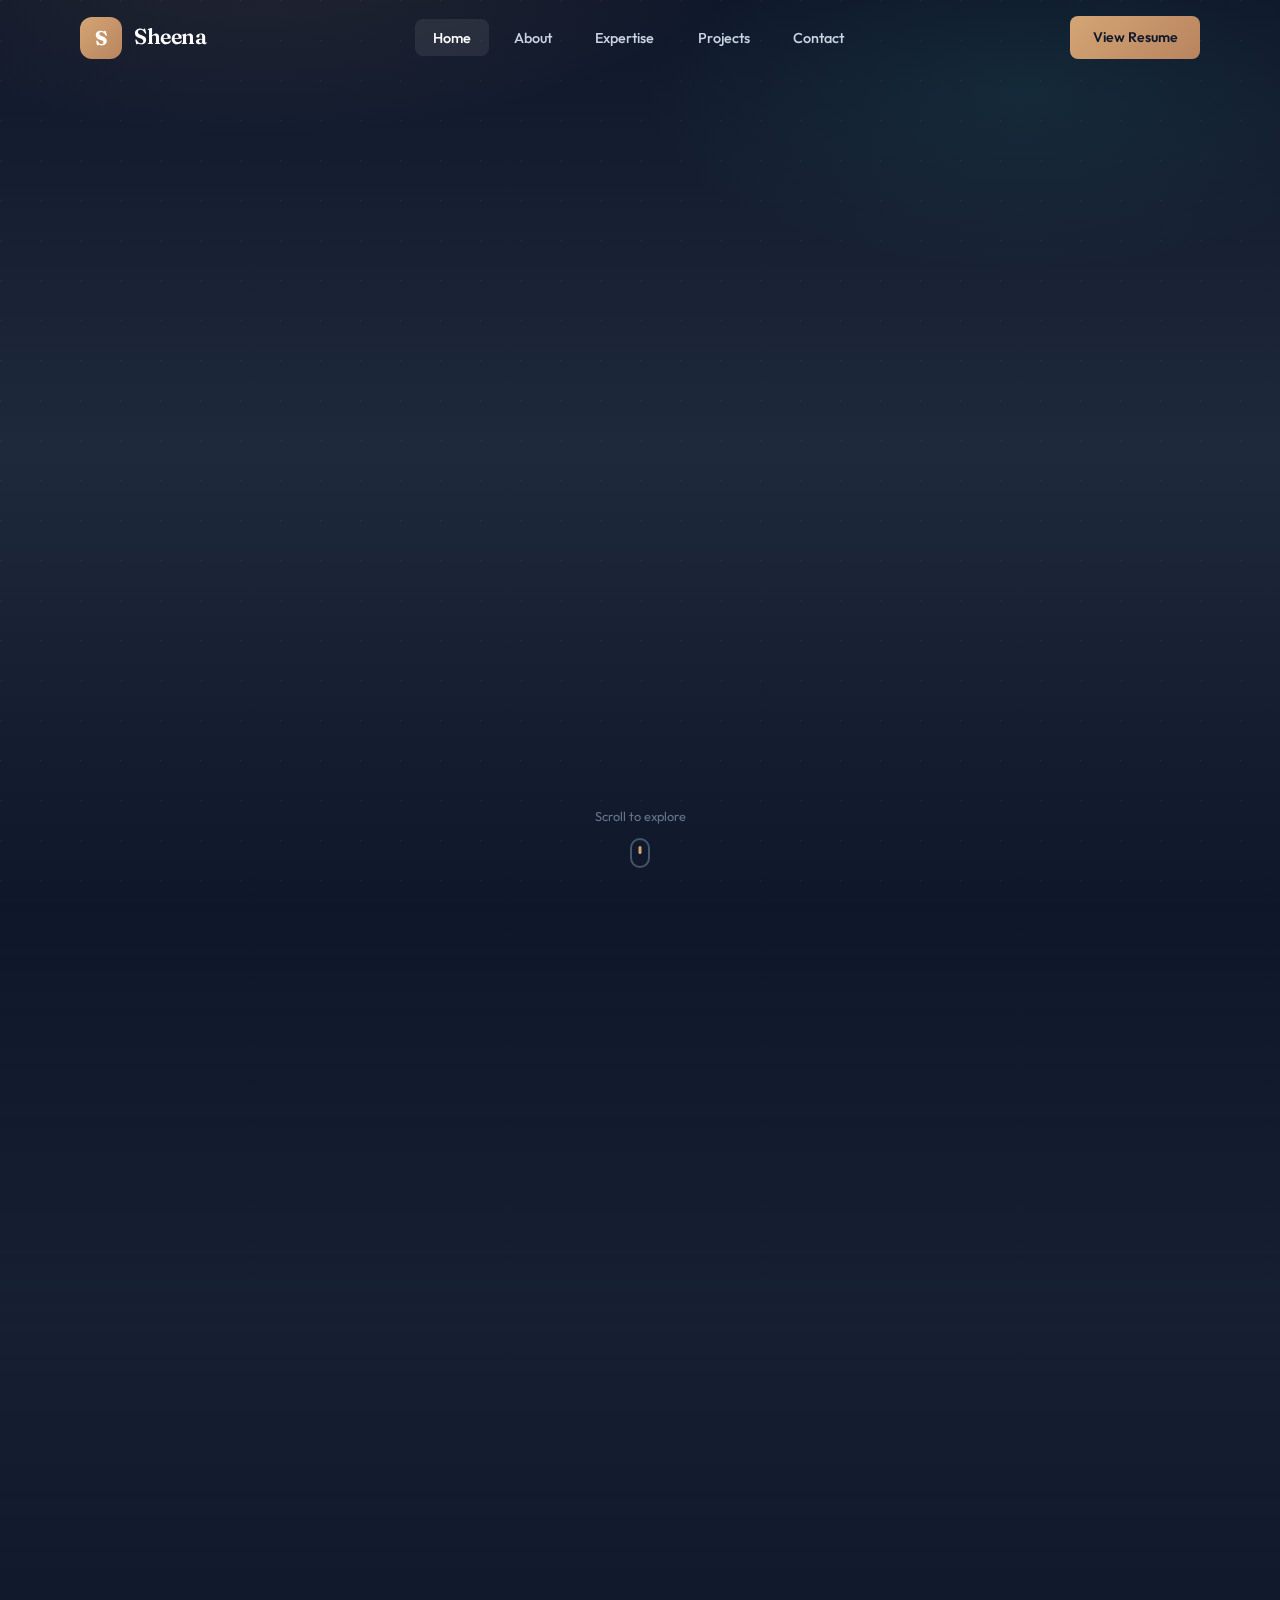
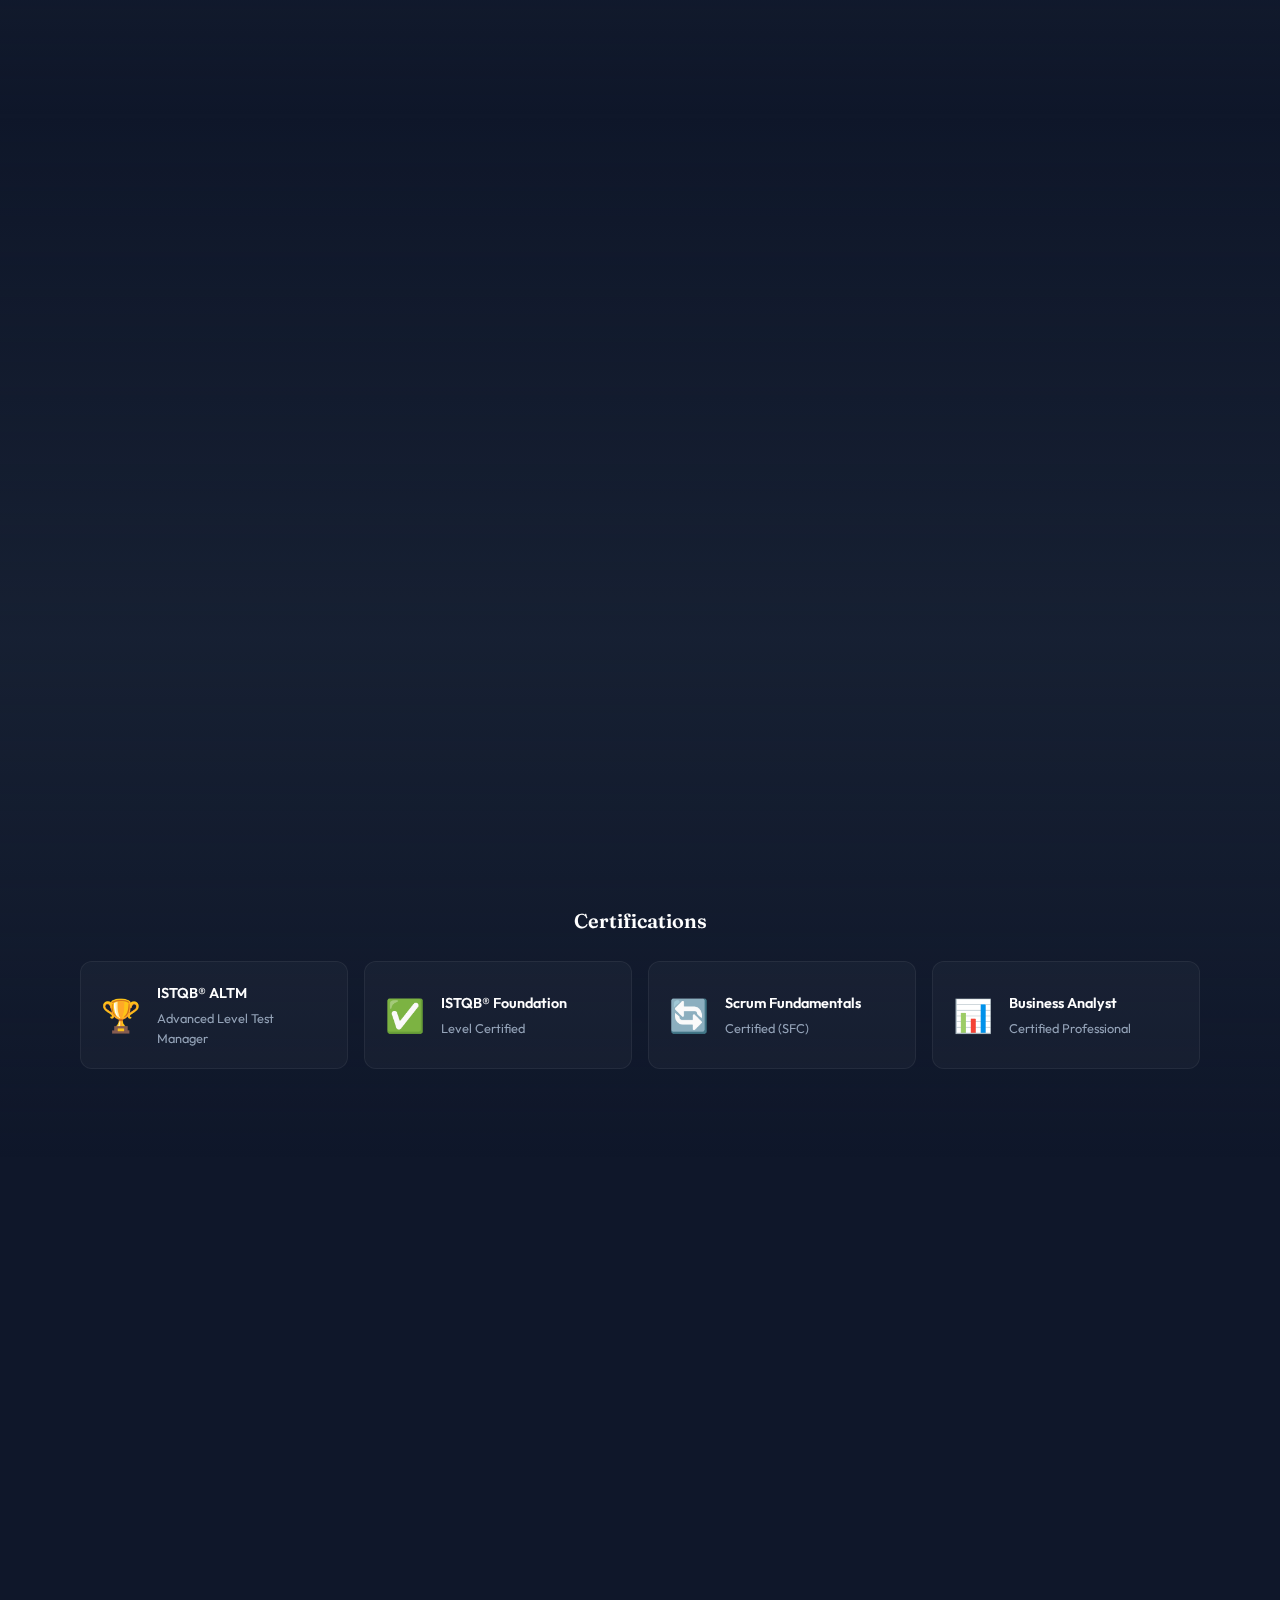
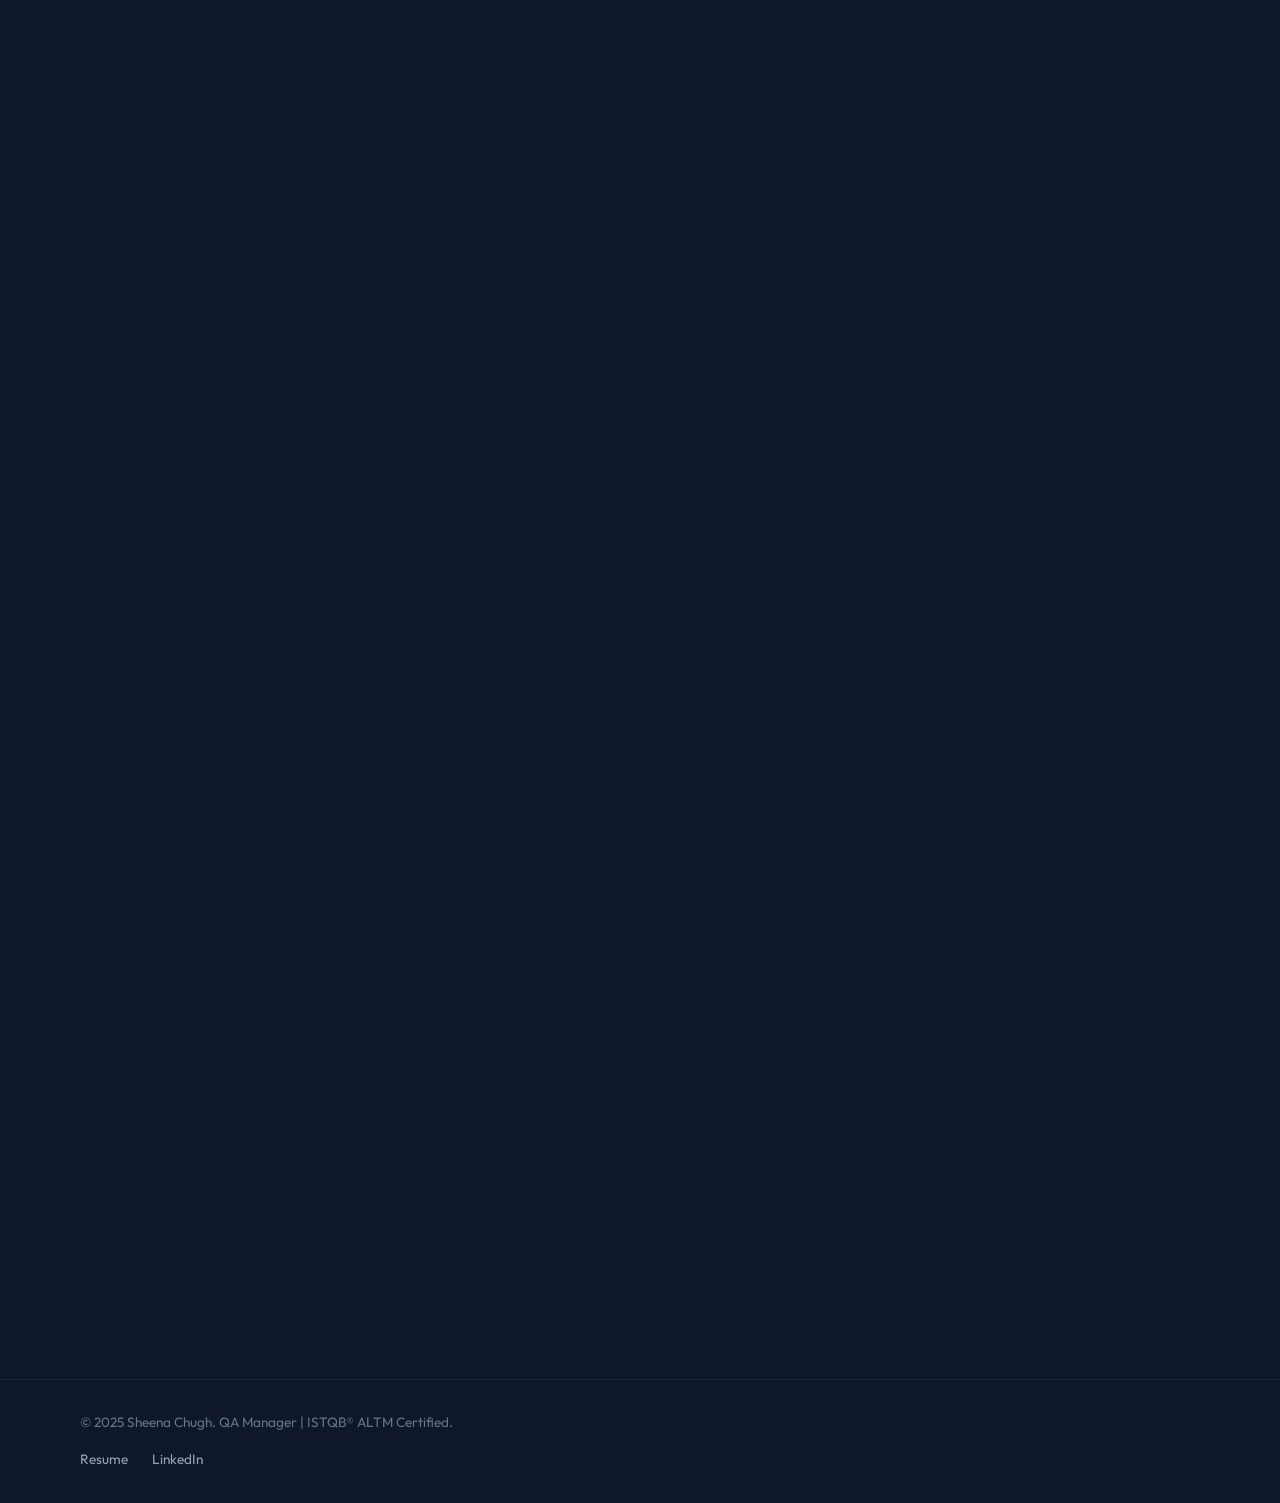
<file: index.html>
<!DOCTYPE html>
<html lang="en">
<head>
    <meta charset="UTF-8">
    <meta name="viewport" content="width=device-width, initial-scale=1.0">
    <title>Sheena Chugh | QA Manager & Test Automation Expert</title>
    <link rel="preconnect" href="https://fonts.googleapis.com">
    <link rel="preconnect" href="https://fonts.gstatic.com" crossorigin>
    <link href="https://fonts.googleapis.com/css2?family=Outfit:wght@300;400;500;600;700&family=Fraunces:wght@400;500;600;700&display=swap" rel="stylesheet">
    <link rel="stylesheet" href="styles.css">
</head>
<body>
    <!-- Animated Background -->
    <div class="bg-gradient"></div>
    <div class="bg-pattern"></div>
    
    <!-- Navigation -->
    <nav class="navbar">
        <div class="nav-container">
            <a href="#home" class="logo">
                <span class="logo-icon">S</span>
                <span class="logo-text">Sheena</span>
            </a>
            <ul class="nav-menu" id="primaryNavigation">
                <li><a href="#home" class="nav-link active">Home</a></li>
                <li><a href="#about" class="nav-link">About</a></li>
                <li><a href="#expertise" class="nav-link">Expertise</a></li>
                <li><a href="#projects" class="nav-link">Projects</a></li>
                <li><a href="#contact" class="nav-link">Contact</a></li>
            </ul>
            <div class="nav-actions">
                <a href="resume.html" class="nav-cta" target="_blank">View Resume</a>
                <button class="menu-toggle" id="menuToggle" aria-label="Toggle menu" aria-expanded="false">
                    <span></span>
                    <span></span>
                    <span></span>
                </button>
            </div>
        </div>
    </nav>

    <!-- Hero Section -->
    <section id="home" class="hero">
        <div class="hero-container">
            <div class="hero-content">
                <div class="hero-badge">
                    <span class="badge-dot"></span>
                    Open to New Opportunities
                </div>
                <h1 class="hero-title">
                    <span class="title-line">Hi, I'm</span>
                    <span class="title-name">Sheena Chugh</span>
                </h1>
                <p class="hero-tagline">QA Manager</p>
                <p class="hero-subtitle">ISTQB® ALTM Certified | Test Strategy & Automation Leader</p>
                <p class="hero-description">
                    Building <span class="highlight">high-performing QA teams</span>, defining <span class="highlight">test strategies</span>, 
                    and driving <span class="highlight">automation excellence</span> to deliver quality at scale.
                </p>
                
                <div class="hero-stats">
                    <div class="stat-item">
                        <span class="stat-number">9+</span>
                        <span class="stat-label">Years in QA</span>
                    </div>
                    <div class="stat-divider"></div>
                    <div class="stat-item">
                        <span class="stat-number">ISTQB</span>
                        <span class="stat-label">ALTM Certified</span>
                    </div>
                    <div class="stat-divider"></div>
                    <div class="stat-item">
                        <span class="stat-number">Teams</span>
                        <span class="stat-label">Built & Led</span>
                    </div>
                </div>
                
                <div class="hero-actions">
                    <a href="#contact" class="btn btn-primary">
                        <span>Get In Touch</span>
                        <svg width="20" height="20" viewBox="0 0 24 24" fill="none" stroke="currentColor" stroke-width="2">
                            <path d="M5 12h14M12 5l7 7-7 7"/>
                        </svg>
                    </a>
                    <a href="#expertise" class="btn btn-secondary">View Expertise</a>
                </div>
            </div>
            
            <div class="hero-visual">
                <div class="visual-card">
                    <div class="card-glow"></div>
                    <div class="card-content">
                        <div class="card-icon-large">👨‍💼</div>
                        <div class="card-info">
                            <h3>QA Leadership</h3>
                            <p>Strategy • Teams • Automation</p>
                        </div>
                        <div class="card-badges">
                            <span class="mini-badge">Test Manager</span>
                            <span class="mini-badge">Team Lead</span>
                            <span class="mini-badge">Automation</span>
                        </div>
                    </div>
                </div>
            </div>
        </div>
        
        <div class="scroll-indicator">
            <span>Scroll to explore</span>
            <div class="scroll-arrow"></div>
        </div>
    </section>

    <!-- About Section -->
    <section id="about" class="about">
        <div class="container">
            <div class="section-header">
                <span class="section-tag">About Me</span>
                <h2 class="section-title">QA Manager with Automation Expertise</h2>
            </div>
            
            <div class="about-grid">
                <div class="about-content">
                    <p class="about-lead">
                        <strong>ISTQB® Advanced Level Test Manager (ALTM)</strong> certified QA leader with 9+ years of progressive experience. I specialize in building QA teams, defining test strategies, and implementing automation frameworks that accelerate delivery while ensuring quality.
                    </p>
                    <p>
                        My career has progressed from QA Engineer to Senior QA Consultant, QA Lead, and QA Manager—giving me both deep technical expertise and strong leadership capabilities. I understand the challenges of testing from the ground up, which helps me guide teams effectively.
                    </p>
                    <p class="about-highlight">
                        My strength lies in combining <em>strategic QA leadership</em> with <em>hands-on automation expertise</em> in Selenium C#, Playwright JavaScript, SoapUI, Postman, and JMeter—enabling me to lead teams that deliver measurable quality outcomes.
                    </p>
                </div>
                
                <div class="about-cards">
                    <div class="value-card">
                        <div class="value-icon">👥</div>
                        <h4>Team Leadership</h4>
                        <p>Building, mentoring, and managing high-performing QA teams</p>
                    </div>
                    <div class="value-card">
                        <div class="value-icon">📋</div>
                        <h4>Test Strategy</h4>
                        <p>Defining comprehensive test plans, risk-based approaches, and quality metrics</p>
                    </div>
                    <div class="value-card">
                        <div class="value-icon">🤖</div>
                        <h4>Automation Leadership</h4>
                        <p>Driving automation initiatives with Selenium, Playwright, Postman, JMeter</p>
                    </div>
                    <div class="value-card">
                        <div class="value-icon">📊</div>
                        <h4>Quality Governance</h4>
                        <p>Establishing processes, KPIs, and release quality standards</p>
                    </div>
                </div>
            </div>
        </div>
    </section>

    <!-- Expertise Section -->
    <section id="expertise" class="skills">
        <div class="container">
            <div class="section-header">
                <span class="section-tag">Expertise</span>
                <h2 class="section-title">QA Management & Automation Skills</h2>
            </div>
            
            <div class="skills-grid">
                <div class="skill-category">
                    <h3>
                        <span class="cat-icon">👥</span>
                        QA Management
                    </h3>
                    <div class="skill-tags">
                        <span>Team Building</span>
                        <span>Resource Planning</span>
                        <span>Mentoring</span>
                        <span>Stakeholder Management</span>
                        <span>Vendor Coordination</span>
                        <span>Process Improvement</span>
                    </div>
                </div>
                
                <div class="skill-category">
                    <h3>
                        <span class="cat-icon">📋</span>
                        Test Strategy
                    </h3>
                    <div class="skill-tags">
                        <span>Test Planning</span>
                        <span>Test Estimation</span>
                        <span>Risk-Based Testing</span>
                        <span>Quality Metrics</span>
                        <span>Release Management</span>
                        <span>Defect Management</span>
                    </div>
                </div>
                
                <div class="skill-category">
                    <h3>
                        <span class="cat-icon">🌐</span>
                        Web Automation
                    </h3>
                    <div class="skill-tags">
                        <span>Selenium C#</span>
                        <span>Playwright JavaScript</span>
                        <span>Page Object Model</span>
                        <span>Cross-Browser Testing</span>
                    </div>
                </div>
                
                <div class="skill-category">
                    <h3>
                        <span class="cat-icon">🔌</span>
                        API & Backend Automation
                    </h3>
                    <div class="skill-tags">
                        <span>SoapUI</span>
                        <span>Postman</span>
                        <span>Newman</span>
                        <span>REST Assured</span>
                        <span>REST/SOAP Testing</span>
                    </div>
                </div>
                
                <div class="skill-category">
                    <h3>
                        <span class="cat-icon">⚡</span>
                        Performance Testing
                    </h3>
                    <div class="skill-tags">
                        <span>JMeter</span>
                        <span>Load Testing</span>
                        <span>Stress Testing</span>
                        <span>Scalability Testing</span>
                    </div>
                </div>
                
                <div class="skill-category">
                    <h3>
                        <span class="cat-icon">🛠️</span>
                        Tools & Version Control
                    </h3>
                    <div class="skill-tags">
                        <span>Git</span>
                        <span>Bitbucket</span>
                        <span>Jira</span>
                        <span>Azure DevOps</span>
                        <span>Jenkins</span>
                        <span>SQL Server</span>
                    </div>
                </div>
            </div>
            
            <div class="certifications">
                <h3>Certifications</h3>
                <div class="cert-grid">
                    <div class="cert-card">
                        <div class="cert-icon">🏆</div>
                        <div class="cert-info">
                            <h4>ISTQB® ALTM</h4>
                            <p>Advanced Level Test Manager</p>
                        </div>
                    </div>
                    <div class="cert-card">
                        <div class="cert-icon">✅</div>
                        <div class="cert-info">
                            <h4>ISTQB® Foundation</h4>
                            <p>Level Certified</p>
                        </div>
                    </div>
                    <div class="cert-card">
                        <div class="cert-icon">🔄</div>
                        <div class="cert-info">
                            <h4>Scrum Fundamentals</h4>
                            <p>Certified (SFC)</p>
                        </div>
                    </div>
                    <div class="cert-card">
                        <div class="cert-icon">📊</div>
                        <div class="cert-info">
                            <h4>Business Analyst</h4>
                            <p>Certified Professional</p>
                        </div>
                    </div>
                </div>
            </div>
        </div>
    </section>

    <!-- Projects Section -->
    <section id="projects" class="projects">
        <div class="container">
            <div class="section-header">
                <span class="section-tag">Portfolio</span>
                <h2 class="section-title">QA Leadership Projects</h2>
            </div>
            
            <div class="projects-grid">
                <!-- QA Management - Workforce Platform -->
                <div class="project-card featured">
                    <div class="project-header">
                        <div class="project-icon">👨‍💼</div>
                        <div class="project-domain">QA Manager</div>
                    </div>
                    <h3 class="project-title">Workforce Development Platform</h3>
                    <p class="project-client">Skill Trades Platform • Ideological Group</p>
                    <p class="project-description">
                        As <strong>QA Manager</strong>, I owned the entire QA function for a workforce development platform connecting skilled tradespeople with employers. I built and led the QA team from the ground up, establishing test processes and automation strategy.
                    </p>
                    <div class="project-details">
                        <h4>What I Did:</h4>
                        <ul>
                            <li>Defined comprehensive test strategy covering Web, Mobile, API, and Database testing layers</li>
                            <li>Built and managed the QA team—hired engineers, conducted training, and established best practices</li>
                            <li>Implemented web automation framework using <strong>Playwright JavaScript</strong> for end-to-end testing</li>
                            <li>Designed and executed functional testing, regression testing, and integration testing</li>
                            <li>Established CI/CD integration for automated regression pipelines</li>
                            <li>Managed test environments and coordinated release testing activities</li>
                            <li>Defined quality metrics and KPIs to track test coverage, defect density, and release readiness</li>
                            <li>Used <strong>Git</strong> and <strong>Bitbucket</strong> for version control and code collaboration</li>
                        </ul>
                    </div>
                    <div class="project-tags">
                        <span>Team Leadership</span>
                        <span>Test Strategy</span>
                        <span>Playwright JavaScript</span>
                        <span>Git</span>
                        <span>Bitbucket</span>
                        <span>CI/CD</span>
                    </div>
                </div>

                <!-- Healthcare Project -->
                <div class="project-card">
                    <div class="project-header">
                        <div class="project-icon">🏥</div>
                        <div class="project-domain">Healthcare</div>
                    </div>
                    <h3 class="project-title">Medical Device Data Platform</h3>
                    <p class="project-client">Becton Dickinson (BD) • Seasia Infotech</p>
                    <p class="project-description">
                        As <strong>Senior QA Consultant</strong>, I provided QA leadership for healthcare applications at Becton Dickinson, a global medical technology company. This project focused heavily on API automation and performance testing for healthcare systems.
                    </p>
                    <div class="project-details">
                        <h4>What I Did:</h4>
                        <ul>
                            <li>Led <strong>API automation</strong> using <strong>SoapUI</strong> and <strong>Postman</strong> for healthcare endpoint validation</li>
                            <li>Validated healthcare APIs ensuring compliance with <strong>HL7 v2.x</strong> messaging (ADT, ORM, ORU) and <strong>FHIR R4</strong> standards</li>
                            <li>Executed <strong>API performance testing</strong> using <strong>JMeter</strong> for load, stress, and scalability scenarios</li>
                            <li>Developed comprehensive test strategies for <strong>FDA 21 CFR Part 11</strong> and <strong>HIPAA</strong> compliance requirements</li>
                            <li>Led database testing for patient data management ensuring data integrity and audit compliance</li>
                            <li>Mentored a team of 5 QA engineers on healthcare domain testing and API automation best practices</li>
                        </ul>
                    </div>
                    <div class="project-tags">
                        <span>API Automation</span>
                        <span>SoapUI</span>
                        <span>Postman</span>
                        <span>JMeter</span>
                        <span>HL7/FHIR</span>
                        <span>HIPAA</span>
                    </div>
                </div>

                <!-- Retail Project -->
                <div class="project-card">
                    <div class="project-header">
                        <div class="project-icon">🏪</div>
                        <div class="project-domain">Retail</div>
                    </div>
                    <h3 class="project-title">Inventory & Asset Management</h3>
                    <p class="project-client">WaspBarcode Technologies • TestingXperts</p>
                    <p class="project-description">
                        As <strong>QA Lead</strong>, I owned the test planning and QA delivery for WaspBarcode's inventory management, asset tracking, and POS solutions. This project focused on web automation using Selenium C#.
                    </p>
                    <div class="project-details">
                        <h4>What I Did:</h4>
                        <ul>
                            <li>Implemented <strong>web automation</strong> framework using <strong>Selenium C#</strong> with Page Object Model design pattern</li>
                            <li>Owned end-to-end test planning and strategy for inventory management, asset tracking, and POS integration systems</li>
                            <li>Led functional, regression, and integration testing across web and mobile platforms</li>
                            <li>Managed database testing ensuring data integrity, audit trails, and reporting accuracy using SQL</li>
                            <li>Mentored junior QA engineers and established testing standards and documentation practices</li>
                            <li>Coordinated with development teams for defect triage, root cause analysis, and resolution tracking</li>
                            <li>Used <strong>Git</strong> for version control and test script management</li>
                        </ul>
                    </div>
                    <div class="project-tags">
                        <span>Web Automation</span>
                        <span>Selenium C#</span>
                        <span>Test Planning</span>
                        <span>Team Mentoring</span>
                        <span>Database Testing</span>
                        <span>Git</span>
                    </div>
                </div>

                <!-- Telecom Project -->
                <div class="project-card">
                    <div class="project-header">
                        <div class="project-icon">📡</div>
                        <div class="project-domain">Telecommunications</div>
                    </div>
                    <h3 class="project-title">Network & Billing Systems</h3>
                    <p class="project-client">AT&T • Tech Mahindra</p>
                    <p class="project-description">
                        As <strong>QA Engineer</strong>, I delivered QA services for AT&T's enterprise telecom platform, gaining foundational expertise in functional testing, database testing, and mobile testing that formed the base of my QA career.
                    </p>
                    <div class="project-details">
                        <h4>What I Did:</h4>
                        <ul>
                            <li>Executed functional testing for telecom billing, provisioning, and order management systems</li>
                            <li>Performed comprehensive regression testing and integration testing for customer portals</li>
                            <li>Conducted database testing for billing data validation, customer records, and transaction integrity</li>
                            <li>Executed mobile testing for customer-facing applications across iOS and Android platforms</li>
                            <li>Integrated test execution with <strong>Jenkins</strong> CI/CD pipelines for continuous testing</li>
                            <li>Collaborated with offshore and onshore teams across multiple time zones for defect resolution</li>
                        </ul>
                    </div>
                    <div class="project-tags">
                        <span>Functional Testing</span>
                        <span>Mobile Testing</span>
                        <span>Database Testing</span>
                        <span>Jenkins</span>
                        <span>CI/CD</span>
                    </div>
                </div>
            </div>
        </div>
    </section>

    <!-- Contact Section -->
    <section id="contact" class="contact">
        <div class="container">
            <div class="contact-wrapper">
                <div class="contact-info">
                    <span class="section-tag">Get In Touch</span>
                    <h2 class="contact-title">Let's Connect</h2>
                    <p class="contact-description">
                        Open to QA Manager and QA Lead opportunities where I can drive quality excellence through strategic leadership and automation.
                    </p>
                    
                    <div class="contact-details">
                        <a href="mailto:sheenachugh92@gmail.com" class="contact-item">
                            <div class="contact-icon">✉️</div>
                            <div>
                                <span class="contact-label">Email</span>
                                <span class="contact-value">sheenachugh92@gmail.com</span>
                            </div>
                        </a>
                        <a href="https://www.linkedin.com/in/sheena-chugh" target="_blank" class="contact-item">
                            <div class="contact-icon">💼</div>
                            <div>
                                <span class="contact-label">LinkedIn</span>
                                <span class="contact-value">linkedin.com/in/sheena-chugh</span>
                            </div>
                        </a>
                        <div class="contact-item">
                            <div class="contact-icon">📍</div>
                            <div>
                                <span class="contact-label">Location</span>
                                <span class="contact-value">Oshawa, Ontario, Canada</span>
                            </div>
                        </div>
                    </div>
                    
                    <div class="contact-actions">
                        <a href="resume.html" class="btn btn-primary" target="_blank">
                            <span>View Resume</span>
                            <svg width="18" height="18" viewBox="0 0 24 24" fill="none" stroke="currentColor" stroke-width="2">
                                <path d="M21 15v4a2 2 0 0 1-2 2H5a2 2 0 0 1-2-2v-4"/>
                                <polyline points="7 10 12 15 17 10"/>
                                <line x1="12" y1="15" x2="12" y2="3"/>
                            </svg>
                        </a>
                    </div>
                </div>
                
                <div class="contact-visual">
                    <div class="quote-card">
                        <div class="quote-mark">"</div>
                        <p class="quote-text">
                            Great QA leadership combines strategic vision with technical depth to build teams that deliver quality at scale.
                        </p>
                        <div class="quote-author">— Sheena Chugh</div>
                    </div>
                </div>
            </div>
        </div>
    </section>

    <!-- Footer -->
    <footer class="footer">
        <div class="container">
            <div class="footer-content">
                <p>&copy; 2025 Sheena Chugh. QA Manager | ISTQB® ALTM Certified.</p>
                <div class="footer-links">
                    <a href="resume.html" target="_blank">Resume</a>
                    <a href="https://www.linkedin.com/in/sheena-chugh" target="_blank">LinkedIn</a>
                </div>
            </div>
        </div>
    </footer>

    <script src="script.js"></script>
</body>
</html>
</file>
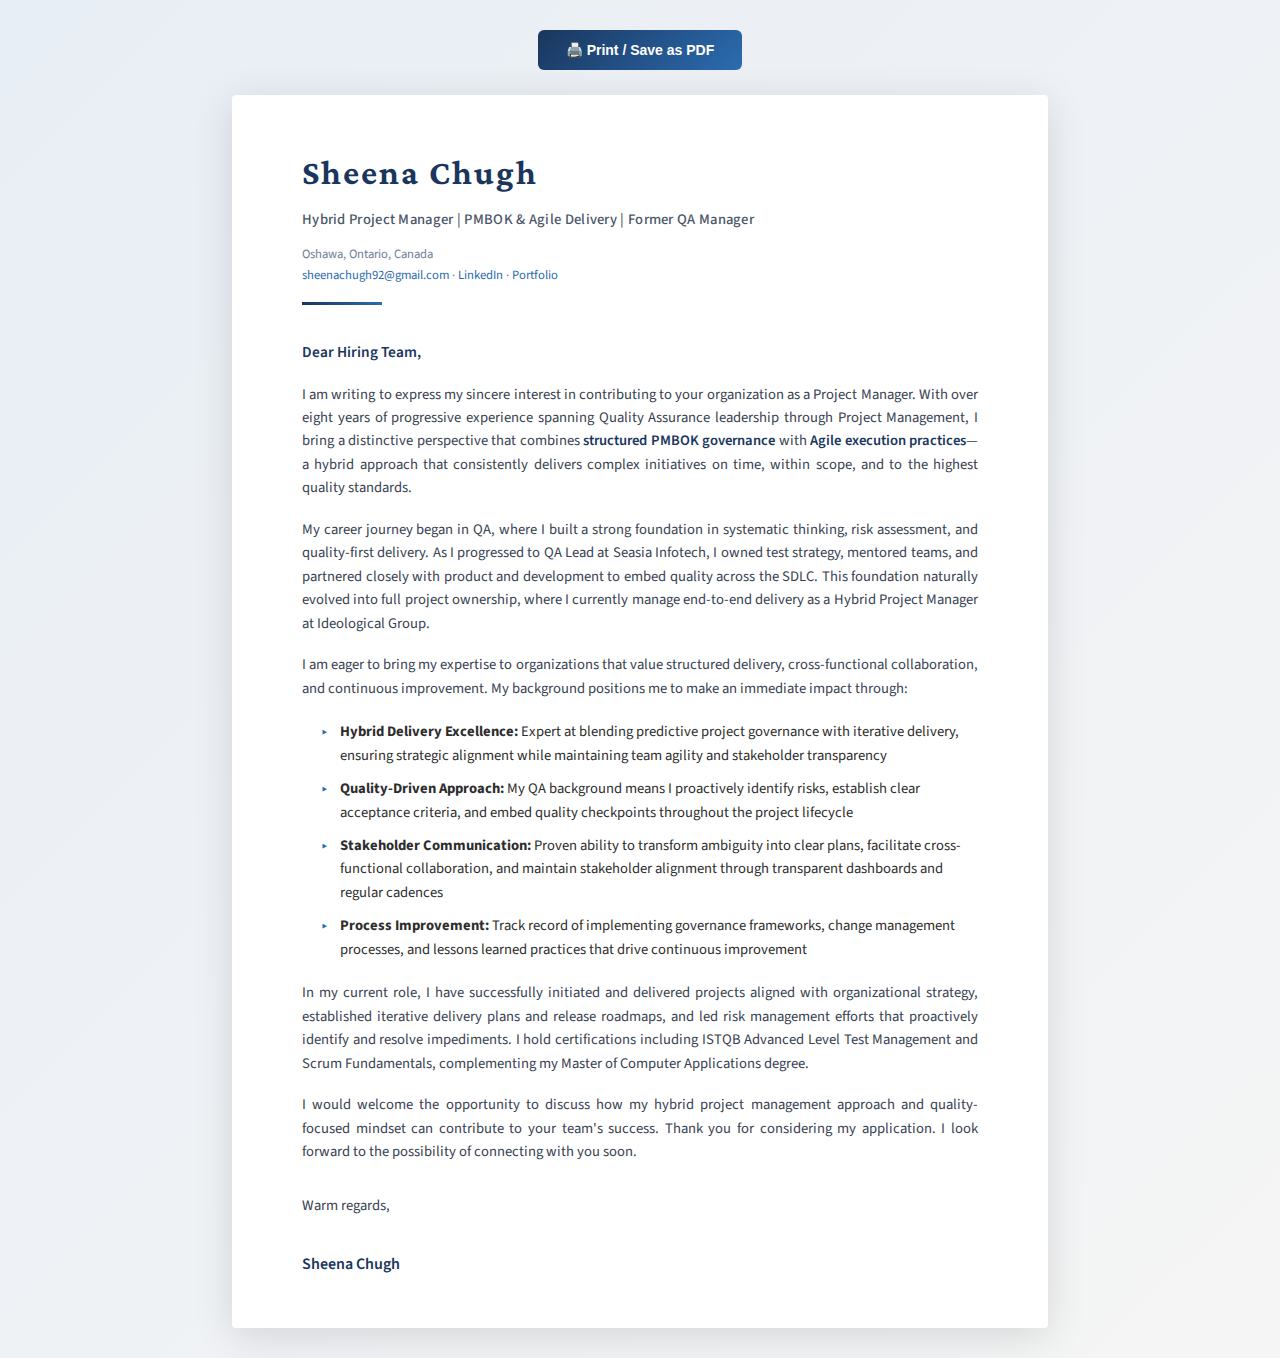
<file: cover-letter-generic.html>
<!DOCTYPE html>
<html lang="en">
<head>
    <meta charset="UTF-8">
    <meta name="viewport" content="width=device-width, initial-scale=1.0">
    <title>Sheena Chugh - Cover Letter</title>
    <link rel="preconnect" href="https://fonts.googleapis.com">
    <link rel="preconnect" href="https://fonts.gstatic.com" crossorigin>
    <link href="https://fonts.googleapis.com/css2?family=Crimson+Pro:wght@400;500;600;700&family=Source+Sans+3:wght@300;400;500;600&display=swap" rel="stylesheet">
    <style>
        @media print {
            @page { margin: 0.75in 1in; size: letter; }
            body { -webkit-print-color-adjust: exact; print-color-adjust: exact; }
            .no-print { display: none !important; }
            .letter-container { box-shadow: none; max-width: none; padding: 0; }
        }
        
        * { margin: 0; padding: 0; box-sizing: border-box; }
        
        body {
            font-family: 'Source Sans 3', 'Segoe UI', Arial, sans-serif;
            font-size: 11pt;
            line-height: 1.6;
            color: #2d2d2d;
            background: linear-gradient(135deg, #e8eef5 0%, #f5f5f5 100%);
            min-height: 100vh;
            padding: 30px 20px;
        }
        
        .letter-container {
            max-width: 8.5in;
            margin: 0 auto;
            background: #fff;
            padding: 50px 70px;
            box-shadow: 0 8px 40px rgba(0,0,0,0.12);
            border-radius: 4px;
        }
        
        /* Header */
        .header {
            margin-bottom: 35px;
        }
        
        .name {
            font-family: 'Crimson Pro', Georgia, serif;
            font-size: 26pt;
            font-weight: 700;
            color: #1a365d;
            letter-spacing: 2px;
            margin-bottom: 8px;
        }
        
        .tagline {
            font-size: 11pt;
            color: #4a5568;
            font-weight: 500;
            margin-bottom: 12px;
            letter-spacing: 0.3px;
        }
        
        .contact-line {
            font-size: 9.5pt;
            color: #718096;
            line-height: 1.7;
        }
        
        .contact-line a {
            color: #2b6cb0;
            text-decoration: none;
        }
        
        .accent-bar {
            width: 80px;
            height: 3px;
            background: linear-gradient(90deg, #1a365d, #2b6cb0);
            margin-top: 15px;
        }
        
        /* Greeting */
        .greeting {
            font-weight: 600;
            color: #1a365d;
            margin-bottom: 18px;
            font-size: 11.5pt;
        }
        
        /* Body */
        .body-text {
            margin-bottom: 18px;
            text-align: justify;
            color: #374151;
        }
        
        .highlight {
            color: #1a365d;
            font-weight: 600;
        }
        
        .bullet-section {
            margin: 20px 0;
            padding-left: 20px;
        }
        
        .bullet-section li {
            margin-bottom: 10px;
            position: relative;
            padding-left: 18px;
            list-style: none;
        }
        
        .bullet-section li::before {
            content: '▸';
            position: absolute;
            left: 0;
            color: #2b6cb0;
            font-weight: bold;
        }
        
        /* Closing */
        .closing {
            margin-top: 30px;
        }
        
        .closing-text {
            margin-bottom: 35px;
            color: #374151;
        }
        
        .signature-line {
            font-weight: 600;
            color: #1a365d;
            font-size: 12pt;
        }
        
        /* Controls */
        .controls {
            text-align: center;
            margin-bottom: 25px;
        }
        
        .btn {
            background: linear-gradient(135deg, #1a365d, #2b6cb0);
            color: #fff;
            border: none;
            padding: 12px 28px;
            font-size: 14px;
            font-weight: 600;
            border-radius: 6px;
            cursor: pointer;
            transition: all 0.2s;
            margin: 0 8px;
        }
        
        .btn:hover {
            transform: translateY(-2px);
            box-shadow: 0 4px 15px rgba(26,54,93,0.3);
        }
    </style>
</head>
<body>
    <div class="controls no-print">
        <button class="btn" onclick="window.print()">🖨️ Print / Save as PDF</button>
    </div>
    
    <div class="letter-container">
        <!-- Header -->
        <header class="header">
            <h1 class="name">Sheena Chugh</h1>
            <p class="tagline">Hybrid Project Manager | PMBOK & Agile Delivery | Former QA Manager</p>
            <div class="contact-line">
                Oshawa, Ontario, Canada<br>
                <a href="mailto:sheenachugh92@gmail.com">sheenachugh92@gmail.com</a> · 
                <a href="https://www.linkedin.com/in/sheena-chugh" target="_blank">LinkedIn</a> · 
                <a href="https://sheenachugh22.github.io/portfolio/" target="_blank">Portfolio</a>
            </div>
            <div class="accent-bar"></div>
        </header>
        
        <!-- Greeting -->
        <p class="greeting">Dear Hiring Team,</p>
        
        <!-- Body -->
        <p class="body-text">
            I am writing to express my sincere interest in contributing to your organization as a Project Manager. With over eight years of progressive experience spanning Quality Assurance leadership through Project Management, I bring a distinctive perspective that combines <span class="highlight">structured PMBOK governance</span> with <span class="highlight">Agile execution practices</span>—a hybrid approach that consistently delivers complex initiatives on time, within scope, and to the highest quality standards.
        </p>
        
        <p class="body-text">
            My career journey began in QA, where I built a strong foundation in systematic thinking, risk assessment, and quality-first delivery. As I progressed to QA Lead at Seasia Infotech, I owned test strategy, mentored teams, and partnered closely with product and development to embed quality across the SDLC. This foundation naturally evolved into full project ownership, where I currently manage end-to-end delivery as a Hybrid Project Manager at Ideological Group.
        </p>
        
        <p class="body-text">
            I am eager to bring my expertise to organizations that value structured delivery, cross-functional collaboration, and continuous improvement. My background positions me to make an immediate impact through:
        </p>
        
        <ul class="bullet-section">
            <li><strong>Hybrid Delivery Excellence:</strong> Expert at blending predictive project governance with iterative delivery, ensuring strategic alignment while maintaining team agility and stakeholder transparency</li>
            <li><strong>Quality-Driven Approach:</strong> My QA background means I proactively identify risks, establish clear acceptance criteria, and embed quality checkpoints throughout the project lifecycle</li>
            <li><strong>Stakeholder Communication:</strong> Proven ability to transform ambiguity into clear plans, facilitate cross-functional collaboration, and maintain stakeholder alignment through transparent dashboards and regular cadences</li>
            <li><strong>Process Improvement:</strong> Track record of implementing governance frameworks, change management processes, and lessons learned practices that drive continuous improvement</li>
        </ul>
        
        <p class="body-text">
            In my current role, I have successfully initiated and delivered projects aligned with organizational strategy, established iterative delivery plans and release roadmaps, and led risk management efforts that proactively identify and resolve impediments. I hold certifications including ISTQB Advanced Level Test Management and Scrum Fundamentals, complementing my Master of Computer Applications degree.
        </p>
        
        <p class="body-text">
            I would welcome the opportunity to discuss how my hybrid project management approach and quality-focused mindset can contribute to your team's success. Thank you for considering my application. I look forward to the possibility of connecting with you soon.
        </p>
        
        <!-- Closing -->
        <div class="closing">
            <p class="closing-text">Warm regards,</p>
            <p class="signature-line">Sheena Chugh</p>
        </div>
    </div>
</body>
</html>
</file>
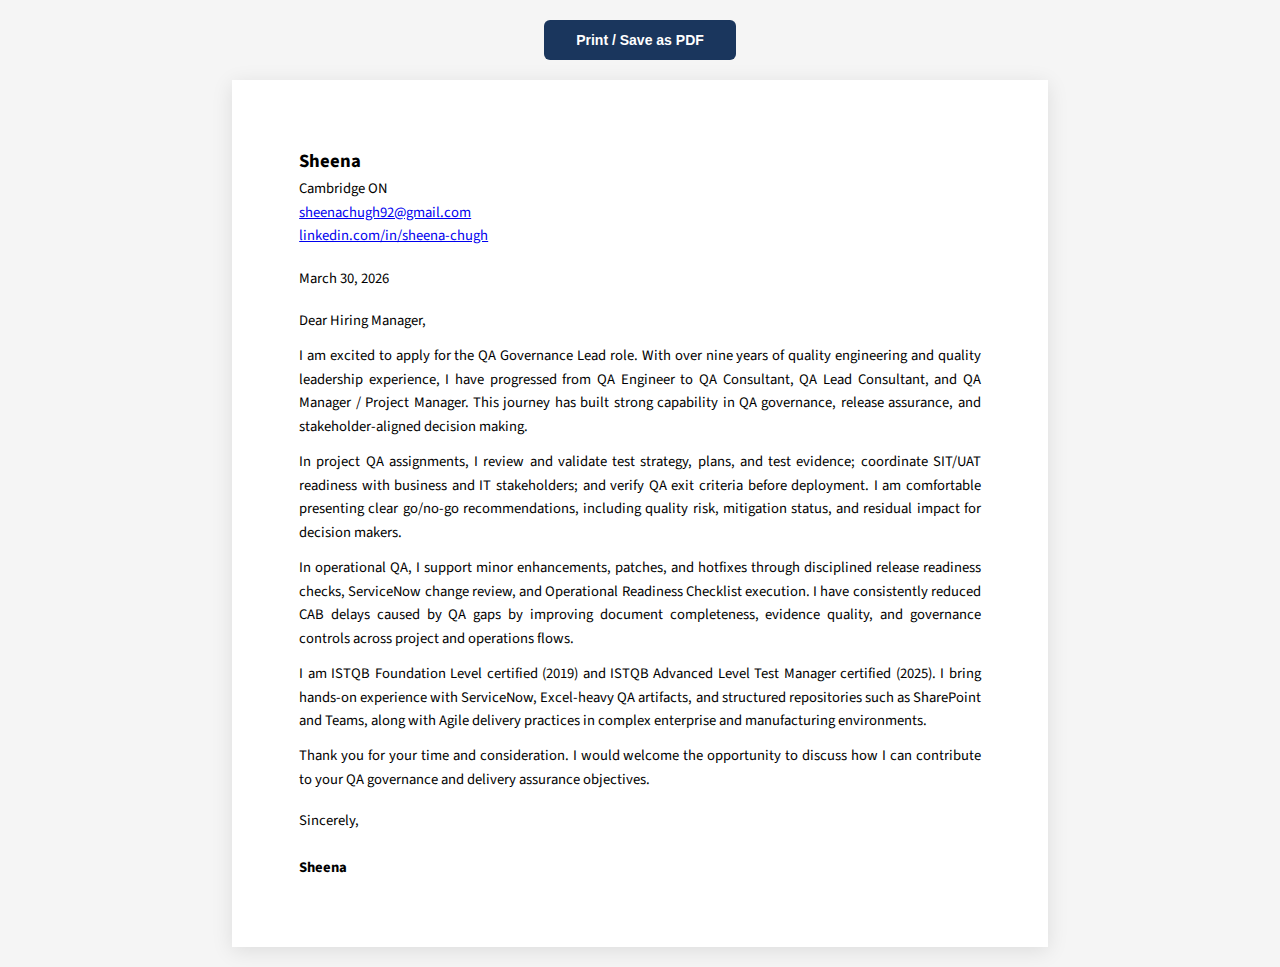
<file: cover-letter.html>
<!DOCTYPE html>
<html lang="en">
<head>
    <meta charset="UTF-8">
    <meta name="viewport" content="width=device-width, initial-scale=1.0">
    <title>Sheena - Cover Letter - QA Governance Lead</title>
    <link rel="preconnect" href="https://fonts.googleapis.com">
    <link rel="preconnect" href="https://fonts.gstatic.com" crossorigin>
    <link href="https://fonts.googleapis.com/css2?family=Source+Sans+3:wght@400;500;600;700&display=swap" rel="stylesheet">
    <style>
        @media print {
            @page { margin: 0.7in; size: letter; }
            html, body {
                -webkit-print-color-adjust: exact;
                print-color-adjust: exact;
                margin: 0;
                padding: 0;
            }
            .no-print { display: none !important; }
            .letter-container {
                box-shadow: none;
                max-width: none;
                margin: 0;
                padding: 0;
            }
        }

        * { margin: 0; padding: 0; box-sizing: border-box; }

        body {
            font-family: 'Source Sans 3', Arial, sans-serif;
            font-size: 11pt;
            line-height: 1.6;
            color: #000;
            background: #f5f5f5;
            padding: 20px;
        }

        .print-controls {
            text-align: center;
            margin-bottom: 20px;
        }

        .print-btn {
            background: #1a365d;
            color: #fff;
            border: none;
            padding: 12px 32px;
            font-size: 14px;
            font-weight: 600;
            border-radius: 6px;
            cursor: pointer;
        }

        .letter-container {
            max-width: 8.5in;
            margin: 0 auto;
            background: #fff;
            padding: 0.7in;
            box-shadow: 0 4px 20px rgba(0,0,0,0.1);
        }

        .contact {
            margin-bottom: 20px;
        }

        .contact strong {
            font-size: 14pt;
        }

        .date {
            margin-bottom: 18px;
        }

        .recipient {
            margin-bottom: 18px;
        }

        p {
            margin-bottom: 12px;
            text-align: justify;
        }

        .signature {
            margin-top: 18px;
        }
    </style>
</head>
<body>
    <div class="print-controls no-print">
        <button class="print-btn" onclick="window.print()">Print / Save as PDF</button>
    </div>

    <div class="letter-container">
        <div class="contact">
            <strong>Sheena</strong><br>
            Cambridge ON<br>
            <a href="mailto:sheenachugh92@gmail.com">sheenachugh92@gmail.com</a><br>
            <a href="https://www.linkedin.com/in/sheena-chugh">linkedin.com/in/sheena-chugh</a>
        </div>

        <div class="date">March 30, 2026</div>

        <p>Dear Hiring Manager,</p>

        <p>
            I am excited to apply for the QA Governance Lead role. With over nine years of quality
            engineering and quality leadership experience, I have progressed from QA Engineer to QA
            Consultant, QA Lead Consultant, and QA Manager / Project Manager. This journey has built strong capability
            in QA governance, release assurance, and stakeholder-aligned decision making.
        </p>

        <p>
            In project QA assignments, I review and validate test strategy, plans, and test evidence;
            coordinate SIT/UAT readiness with business and IT stakeholders; and verify QA exit criteria
            before deployment. I am comfortable presenting clear go/no-go recommendations, including
            quality risk, mitigation status, and residual impact for decision makers.
        </p>

        <p>
            In operational QA, I support minor enhancements, patches, and hotfixes through disciplined
            release readiness checks, ServiceNow change review, and Operational Readiness Checklist
            execution. I have consistently reduced CAB delays caused by QA gaps by improving document
            completeness, evidence quality, and governance controls across project and operations flows.
        </p>

        <p>
            I am ISTQB Foundation Level certified (2019) and ISTQB Advanced Level Test Manager certified
            (2025). I bring hands-on experience with ServiceNow, Excel-heavy QA artifacts, and structured
            repositories such as SharePoint and Teams, along with Agile delivery practices in complex
            enterprise and manufacturing environments.
        </p>

        <p>
            Thank you for your time and consideration. I would welcome the opportunity to discuss how I
            can contribute to your QA governance and delivery assurance objectives.
        </p>

        <div class="signature">
            Sincerely,<br><br>
            <strong>Sheena</strong>
        </div>
    </div>
</body>
</html>
</file>
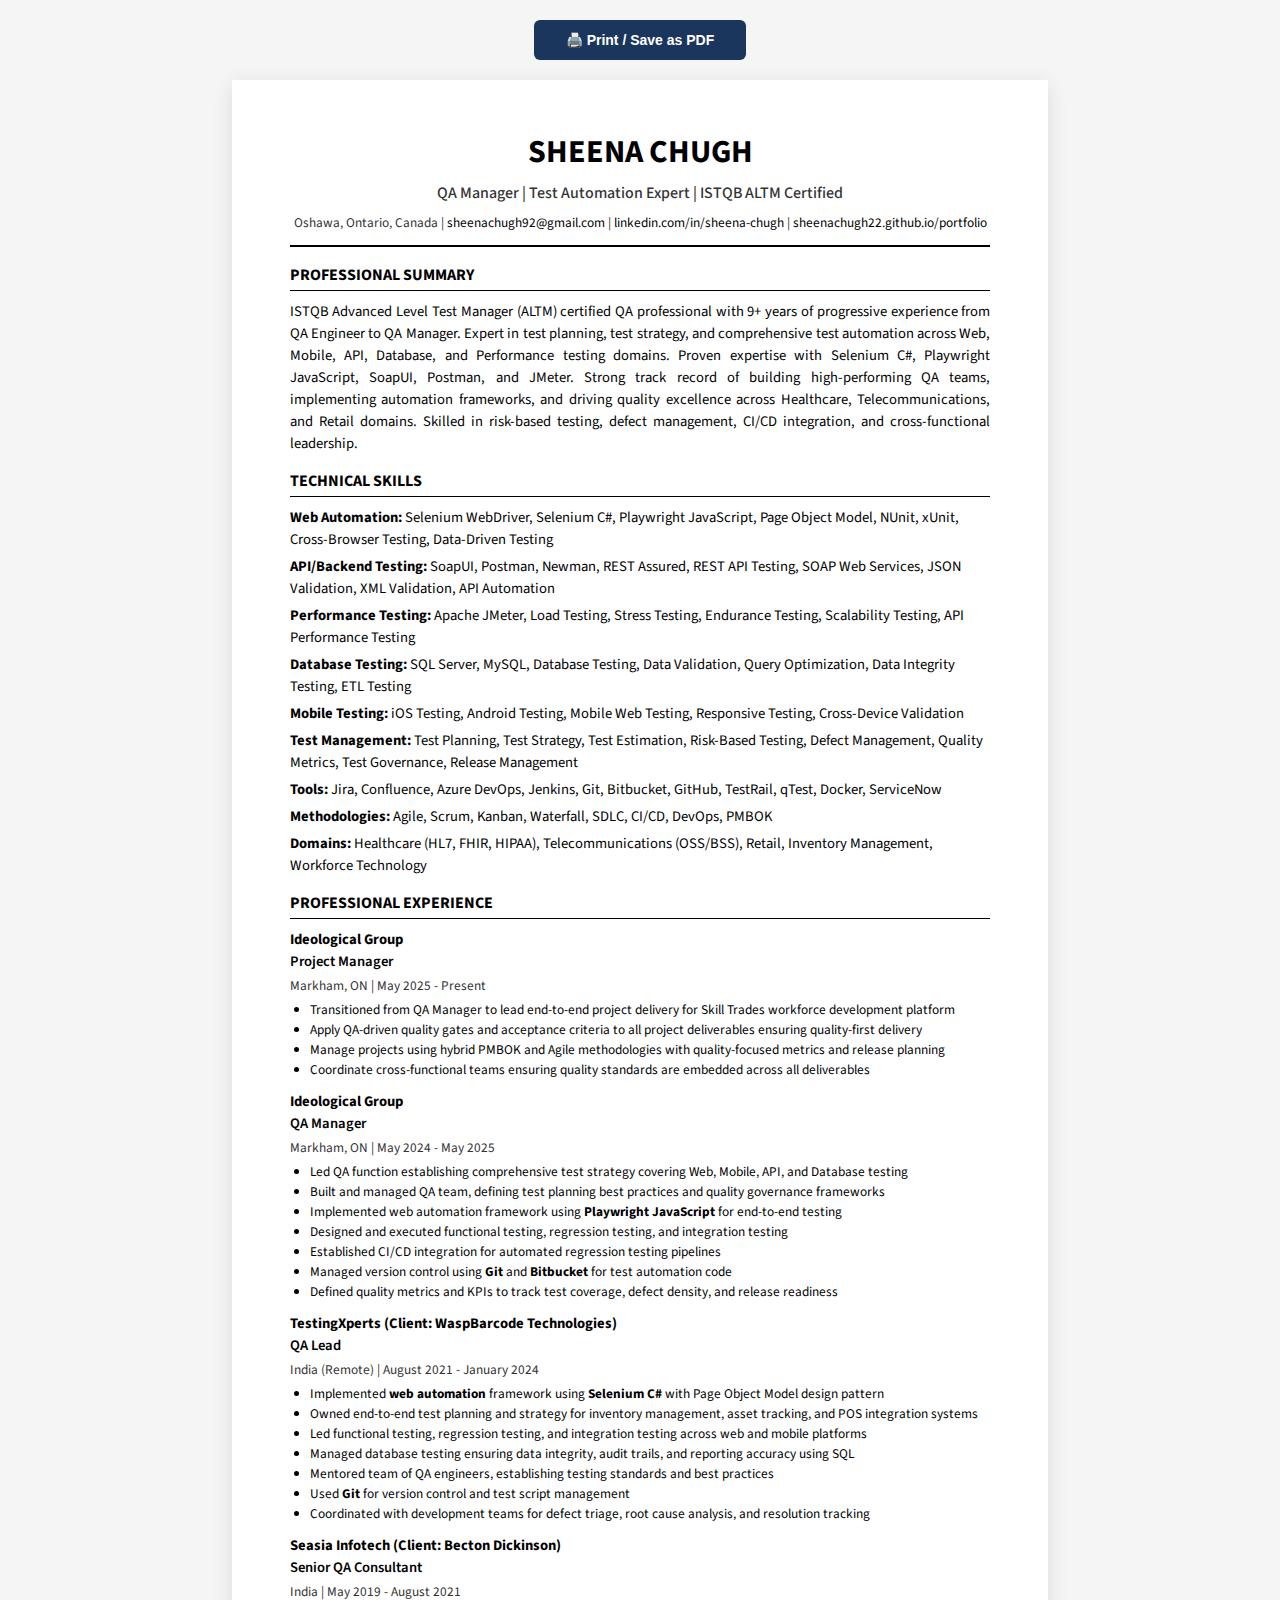
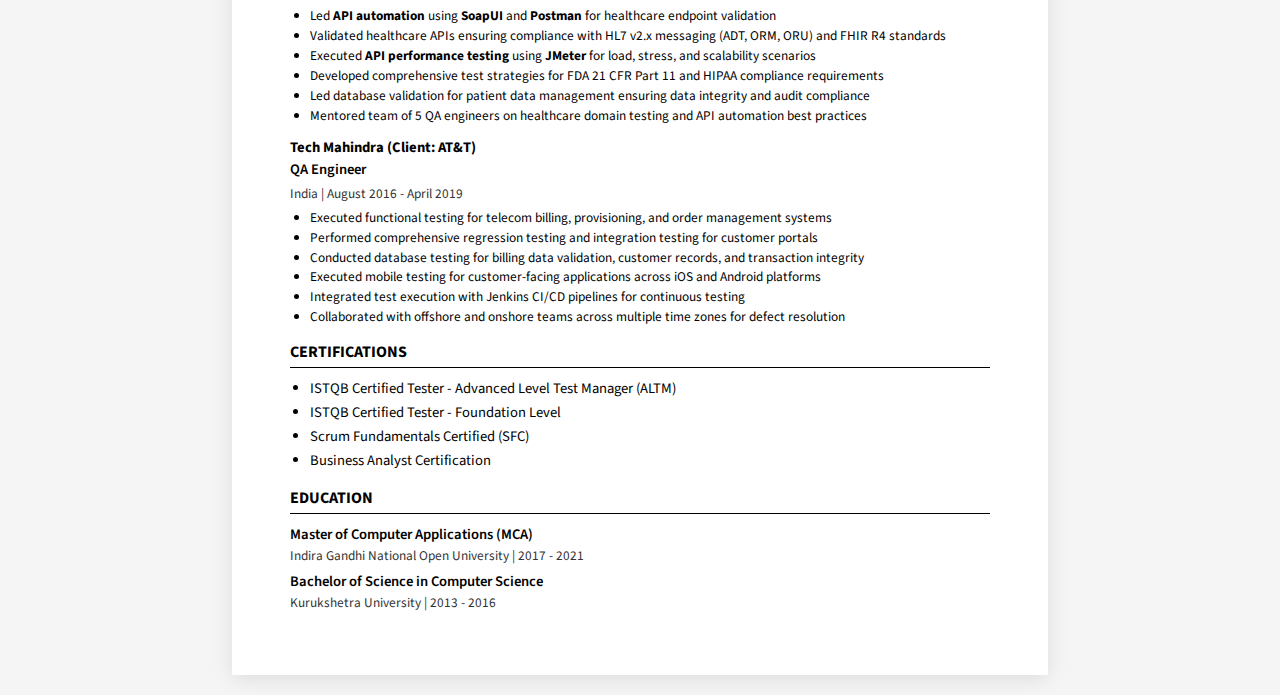
<file: resume.html>
<!DOCTYPE html>
<html lang="en">
<head>
    <meta charset="UTF-8">
    <meta name="viewport" content="width=device-width, initial-scale=1.0">
    <title>Sheena Chugh - QA Manager Resume</title>
    <link rel="preconnect" href="https://fonts.googleapis.com">
    <link rel="preconnect" href="https://fonts.gstatic.com" crossorigin>
    <link href="https://fonts.googleapis.com/css2?family=Source+Sans+3:wght@400;500;600;700&display=swap" rel="stylesheet">
    <style>
        @media print {
            @page { margin: 0.4in 0.5in; size: letter; }
            html, body { 
                -webkit-print-color-adjust: exact; 
                print-color-adjust: exact;
                margin: 0;
                padding: 0;
            }
            .no-print { display: none !important; }
            .resume-container { 
                box-shadow: none; 
                max-width: none; 
                padding: 0;
                margin: 0;
            }
            .section { margin-bottom: 12px; }
            .job { margin-bottom: 10px; }
            .header { margin-bottom: 14px; padding-bottom: 10px; }
        }
        
        * { margin: 0; padding: 0; box-sizing: border-box; }
        
        body {
            font-family: 'Source Sans 3', Arial, sans-serif;
            font-size: 11pt;
            line-height: 1.5;
            color: #000;
            background: #f5f5f5;
            padding: 20px;
        }
        
        .resume-container {
            max-width: 8.5in;
            margin: 0 auto;
            background: #fff;
            padding: 0.5in 0.6in;
            box-shadow: 0 4px 20px rgba(0,0,0,0.1);
        }
        
        /* Header - Simple centered text */
        .header {
            text-align: center;
            margin-bottom: 16px;
            border-bottom: 2px solid #000;
            padding-bottom: 12px;
        }
        
        .name {
            font-size: 24pt;
            font-weight: 700;
            color: #000;
            margin-bottom: 5px;
        }
        
        .tagline {
            font-size: 12pt;
            color: #333;
            font-weight: 500;
            margin-bottom: 8px;
        }
        
        .contact-info {
            font-size: 10pt;
            color: #333;
        }
        
        .contact-info a {
            color: #000;
            text-decoration: none;
        }
        
        /* Section Styling - Standard headings for ATS */
        .section {
            margin-bottom: 14px;
            page-break-inside: avoid;
        }
        
        .section-title {
            font-size: 12pt;
            font-weight: 700;
            color: #000;
            text-transform: uppercase;
            border-bottom: 1px solid #000;
            padding-bottom: 3px;
            margin-bottom: 10px;
        }
        
        /* Summary */
        .summary {
            text-align: justify;
            color: #000;
            line-height: 1.5;
        }
        
        /* Skills - Simple list format for ATS */
        .skills-section {
            margin-bottom: 5px;
        }
        
        .skills-label {
            font-weight: 700;
            color: #000;
        }
        
        .skills-content {
            color: #000;
        }
        
        /* Experience - Simple format */
        .job {
            margin-bottom: 12px;
            page-break-inside: avoid;
        }
        
        .job:last-child {
            margin-bottom: 0;
        }
        
        .job-header {
            margin-bottom: 3px;
        }
        
        .company {
            font-weight: 700;
            color: #000;
            font-size: 11pt;
        }
        
        .job-title {
            font-weight: 600;
            color: #000;
        }
        
        .job-meta {
            font-size: 10pt;
            color: #333;
            margin-bottom: 5px;
        }
        
        .job-description {
            padding-left: 20px;
            list-style-type: disc;
        }
        
        .job-description li {
            margin-bottom: 2px;
            color: #000;
            font-size: 10pt;
            line-height: 1.35;
        }
        
        /* Education & Certifications - Simple lists */
        .edu-item {
            margin-bottom: 5px;
        }
        
        .edu-title {
            font-weight: 600;
            color: #000;
        }
        
        .edu-details {
            font-size: 10pt;
            color: #333;
        }
        
        .cert-list {
            list-style-type: disc;
            padding-left: 20px;
        }
        
        .cert-list li {
            margin-bottom: 2px;
            color: #000;
        }
        
        /* Print Button */
        .print-controls {
            text-align: center;
            margin-bottom: 20px;
        }
        
        .print-btn {
            background: #1a365d;
            color: #fff;
            border: none;
            padding: 12px 32px;
            font-size: 14px;
            font-weight: 600;
            border-radius: 6px;
            cursor: pointer;
            transition: transform 0.2s, box-shadow 0.2s;
        }
        
        .print-btn:hover {
            transform: translateY(-2px);
            box-shadow: 0 4px 12px rgba(26,54,93,0.3);
        }
    </style>
</head>
<body>
    <div class="print-controls no-print">
        <button class="print-btn" onclick="window.print()">🖨️ Print / Save as PDF</button>
    </div>
    
    <div class="resume-container">
        <!-- Header -->
        <header class="header">
            <h1 class="name">SHEENA CHUGH</h1>
            <p class="tagline">QA Manager | Test Automation Expert | ISTQB ALTM Certified</p>
            <div class="contact-info">
                Oshawa, Ontario, Canada | 
                <a href="mailto:sheenachugh92@gmail.com">sheenachugh92@gmail.com</a> | 
                <a href="https://www.linkedin.com/in/sheena-chugh">linkedin.com/in/sheena-chugh</a> | 
                <a href="https://sheenachugh22.github.io/portfolio/">sheenachugh22.github.io/portfolio</a>
            </div>
        </header>
        
        <!-- Professional Summary -->
        <section class="section">
            <h2 class="section-title">Professional Summary</h2>
            <p class="summary">
                ISTQB Advanced Level Test Manager (ALTM) certified QA professional with 9+ years of progressive experience from QA Engineer to QA Manager. Expert in test planning, test strategy, and comprehensive test automation across Web, Mobile, API, Database, and Performance testing domains. Proven expertise with Selenium C#, Playwright JavaScript, SoapUI, Postman, and JMeter. Strong track record of building high-performing QA teams, implementing automation frameworks, and driving quality excellence across Healthcare, Telecommunications, and Retail domains. Skilled in risk-based testing, defect management, CI/CD integration, and cross-functional leadership.
            </p>
        </section>
        
        <!-- Technical Skills -->
        <section class="section">
            <h2 class="section-title">Technical Skills</h2>
            <div class="skills-section">
                <span class="skills-label">Web Automation:</span>
                <span class="skills-content">Selenium WebDriver, Selenium C#, Playwright JavaScript, Page Object Model, NUnit, xUnit, Cross-Browser Testing, Data-Driven Testing</span>
            </div>
            <div class="skills-section">
                <span class="skills-label">API/Backend Testing:</span>
                <span class="skills-content">SoapUI, Postman, Newman, REST Assured, REST API Testing, SOAP Web Services, JSON Validation, XML Validation, API Automation</span>
            </div>
            <div class="skills-section">
                <span class="skills-label">Performance Testing:</span>
                <span class="skills-content">Apache JMeter, Load Testing, Stress Testing, Endurance Testing, Scalability Testing, API Performance Testing</span>
            </div>
            <div class="skills-section">
                <span class="skills-label">Database Testing:</span>
                <span class="skills-content">SQL Server, MySQL, Database Testing, Data Validation, Query Optimization, Data Integrity Testing, ETL Testing</span>
            </div>
            <div class="skills-section">
                <span class="skills-label">Mobile Testing:</span>
                <span class="skills-content">iOS Testing, Android Testing, Mobile Web Testing, Responsive Testing, Cross-Device Validation</span>
            </div>
            <div class="skills-section">
                <span class="skills-label">Test Management:</span>
                <span class="skills-content">Test Planning, Test Strategy, Test Estimation, Risk-Based Testing, Defect Management, Quality Metrics, Test Governance, Release Management</span>
            </div>
            <div class="skills-section">
                <span class="skills-label">Tools:</span>
                <span class="skills-content">Jira, Confluence, Azure DevOps, Jenkins, Git, Bitbucket, GitHub, TestRail, qTest, Docker, ServiceNow</span>
            </div>
            <div class="skills-section">
                <span class="skills-label">Methodologies:</span>
                <span class="skills-content">Agile, Scrum, Kanban, Waterfall, SDLC, CI/CD, DevOps, PMBOK</span>
            </div>
            <div class="skills-section">
                <span class="skills-label">Domains:</span>
                <span class="skills-content">Healthcare (HL7, FHIR, HIPAA), Telecommunications (OSS/BSS), Retail, Inventory Management, Workforce Technology</span>
            </div>
        </section>
        
        <!-- Professional Experience -->
        <section class="section">
            <h2 class="section-title">Professional Experience</h2>
            
            <div class="job">
                <div class="job-header">
                    <div class="company">Ideological Group</div>
                    <div class="job-title">Project Manager</div>
                </div>
                <div class="job-meta">Markham, ON | May 2025 - Present</div>
                <ul class="job-description">
                    <li>Transitioned from QA Manager to lead end-to-end project delivery for Skill Trades workforce development platform</li>
                    <li>Apply QA-driven quality gates and acceptance criteria to all project deliverables ensuring quality-first delivery</li>
                    <li>Manage projects using hybrid PMBOK and Agile methodologies with quality-focused metrics and release planning</li>
                    <li>Coordinate cross-functional teams ensuring quality standards are embedded across all deliverables</li>
                </ul>
            </div>

            <div class="job">
                <div class="job-header">
                    <div class="company">Ideological Group</div>
                    <div class="job-title">QA Manager</div>
                </div>
                <div class="job-meta">Markham, ON | May 2024 - May 2025</div>
                <ul class="job-description">
                    <li>Led QA function establishing comprehensive test strategy covering Web, Mobile, API, and Database testing</li>
                    <li>Built and managed QA team, defining test planning best practices and quality governance frameworks</li>
                    <li>Implemented web automation framework using <strong>Playwright JavaScript</strong> for end-to-end testing</li>
                    <li>Designed and executed functional testing, regression testing, and integration testing</li>
                    <li>Established CI/CD integration for automated regression testing pipelines</li>
                    <li>Managed version control using <strong>Git</strong> and <strong>Bitbucket</strong> for test automation code</li>
                    <li>Defined quality metrics and KPIs to track test coverage, defect density, and release readiness</li>
                </ul>
            </div>
            
            <div class="job">
                <div class="job-header">
                    <div class="company">TestingXperts (Client: WaspBarcode Technologies)</div>
                    <div class="job-title">QA Lead</div>
                </div>
                <div class="job-meta">India (Remote) | August 2021 - January 2024</div>
                <ul class="job-description">
                    <li>Implemented <strong>web automation</strong> framework using <strong>Selenium C#</strong> with Page Object Model design pattern</li>
                    <li>Owned end-to-end test planning and strategy for inventory management, asset tracking, and POS integration systems</li>
                    <li>Led functional testing, regression testing, and integration testing across web and mobile platforms</li>
                    <li>Managed database testing ensuring data integrity, audit trails, and reporting accuracy using SQL</li>
                    <li>Mentored team of QA engineers, establishing testing standards and best practices</li>
                    <li>Used <strong>Git</strong> for version control and test script management</li>
                    <li>Coordinated with development teams for defect triage, root cause analysis, and resolution tracking</li>
                </ul>
            </div>
            
            <div class="job">
                <div class="job-header">
                    <div class="company">Seasia Infotech (Client: Becton Dickinson)</div>
                    <div class="job-title">Senior QA Consultant</div>
                </div>
                <div class="job-meta">India | May 2019 - August 2021</div>
                <ul class="job-description">
                    <li>Led <strong>API automation</strong> using <strong>SoapUI</strong> and <strong>Postman</strong> for healthcare endpoint validation</li>
                    <li>Validated healthcare APIs ensuring compliance with HL7 v2.x messaging (ADT, ORM, ORU) and FHIR R4 standards</li>
                    <li>Executed <strong>API performance testing</strong> using <strong>JMeter</strong> for load, stress, and scalability scenarios</li>
                    <li>Developed comprehensive test strategies for FDA 21 CFR Part 11 and HIPAA compliance requirements</li>
                    <li>Led database validation for patient data management ensuring data integrity and audit compliance</li>
                    <li>Mentored team of 5 QA engineers on healthcare domain testing and API automation best practices</li>
                </ul>
            </div>
            
            <div class="job">
                <div class="job-header">
                    <div class="company">Tech Mahindra (Client: AT&T)</div>
                    <div class="job-title">QA Engineer</div>
                </div>
                <div class="job-meta">India | August 2016 - April 2019</div>
                <ul class="job-description">
                    <li>Executed functional testing for telecom billing, provisioning, and order management systems</li>
                    <li>Performed comprehensive regression testing and integration testing for customer portals</li>
                    <li>Conducted database testing for billing data validation, customer records, and transaction integrity</li>
                    <li>Executed mobile testing for customer-facing applications across iOS and Android platforms</li>
                    <li>Integrated test execution with Jenkins CI/CD pipelines for continuous testing</li>
                    <li>Collaborated with offshore and onshore teams across multiple time zones for defect resolution</li>
                </ul>
            </div>
        </section>
        
        <!-- Certifications -->
        <section class="section">
            <h2 class="section-title">Certifications</h2>
            <ul class="cert-list">
                <li>ISTQB Certified Tester - Advanced Level Test Manager (ALTM)</li>
                <li>ISTQB Certified Tester - Foundation Level</li>
                <li>Scrum Fundamentals Certified (SFC)</li>
                <li>Business Analyst Certification</li>
            </ul>
        </section>
        
        <!-- Education -->
        <section class="section">
            <h2 class="section-title">Education</h2>
            <div class="edu-item">
                <div class="edu-title">Master of Computer Applications (MCA)</div>
                <div class="edu-details">Indira Gandhi National Open University | 2017 - 2021</div>
            </div>
            <div class="edu-item">
                <div class="edu-title">Bachelor of Science in Computer Science</div>
                <div class="edu-details">Kurukshetra University | 2013 - 2016</div>
            </div>
        </section>
    </div>
</body>
</html>
</file>
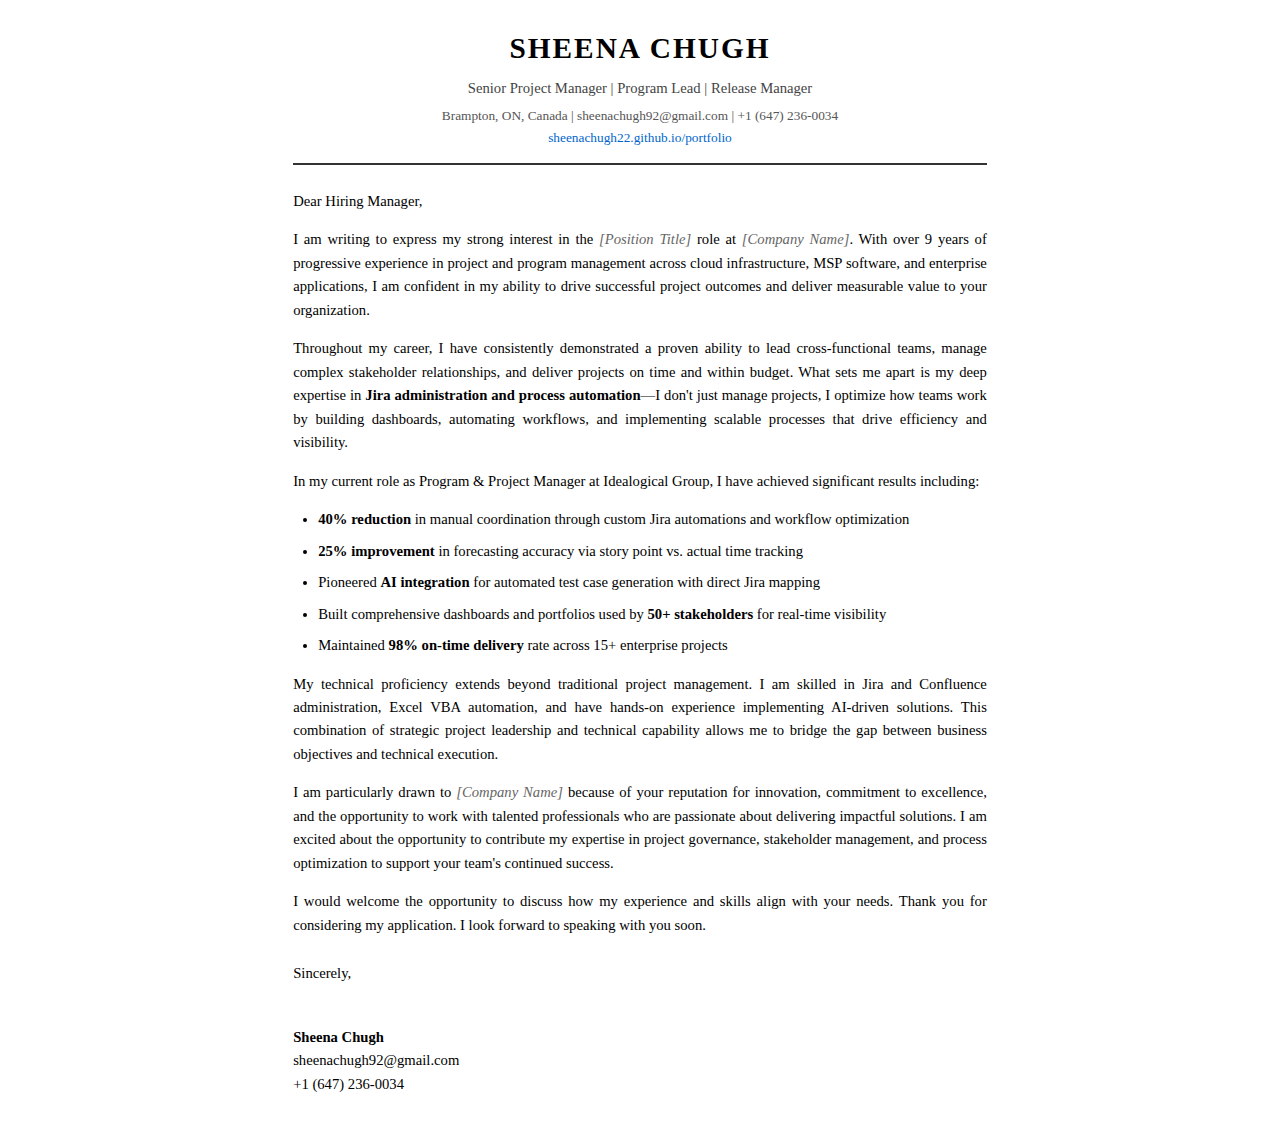
<file: Sheena_Chugh_Cover_Letter.html>
<!DOCTYPE html>
<html lang="en">
<head>
    <meta charset="UTF-8">
    <meta name="viewport" content="width=device-width, initial-scale=1.0">
    <title>Sheena Chugh - Cover Letter</title>
    <style>
        @page {
            margin: 20mm 20mm;
            size: A4;
        }
        
        * {
            margin: 0;
            padding: 0;
            box-sizing: border-box;
        }
        
        body {
            font-family: Georgia, 'Times New Roman', serif;
            font-size: 11pt;
            line-height: 1.6;
            color: #000;
            background: #fff;
            max-width: 210mm;
            margin: 0 auto;
            padding: 25px 50px;
        }
        
        .header {
            text-align: center;
            border-bottom: 2px solid #333;
            padding-bottom: 15px;
            margin-bottom: 25px;
        }
        
        .name {
            font-size: 22pt;
            font-weight: bold;
            letter-spacing: 2px;
            margin-bottom: 5px;
        }
        
        .title {
            font-size: 11pt;
            color: #444;
            margin-bottom: 5px;
        }
        
        .contact {
            font-size: 10pt;
            color: #555;
        }
        
        .contact a {
            color: #0066cc;
            text-decoration: none;
        }
        
        .date {
            margin-bottom: 20px;
            font-size: 10.5pt;
        }
        
        .recipient {
            margin-bottom: 20px;
            font-size: 10.5pt;
            line-height: 1.5;
        }
        
        .recipient-placeholder {
            color: #666;
            font-style: italic;
        }
        
        .salutation {
            margin-bottom: 15px;
        }
        
        .body-paragraph {
            text-align: justify;
            margin-bottom: 15px;
        }
        
        .highlight-list {
            margin: 15px 0;
            padding-left: 25px;
        }
        
        .highlight-list li {
            margin-bottom: 8px;
        }
        
        .closing {
            margin-top: 25px;
            margin-bottom: 5px;
        }
        
        .signature {
            margin-top: 40px;
        }
        
        .signature-name {
            font-weight: bold;
        }
        
        @media print {
            body {
                padding: 0;
            }
        }
    </style>
</head>
<body>
    <div class="header">
        <div class="name">SHEENA CHUGH</div>
        <div class="title">Senior Project Manager | Program Lead | Release Manager</div>
        <div class="contact">Brampton, ON, Canada | sheenachugh92@gmail.com | +1 (647) 236-0034</div>
        <div class="contact"><a href="https://sheenachugh22.github.io/portfolio/">sheenachugh22.github.io/portfolio</a></div>
    </div>

    <div class="salutation">Dear Hiring Manager,</div>

    <p class="body-paragraph">
        I am writing to express my strong interest in the <span class="recipient-placeholder">[Position Title]</span> role at <span class="recipient-placeholder">[Company Name]</span>. With over 9 years of progressive experience in project and program management across cloud infrastructure, MSP software, and enterprise applications, I am confident in my ability to drive successful project outcomes and deliver measurable value to your organization.
    </p>

    <p class="body-paragraph">
        Throughout my career, I have consistently demonstrated a proven ability to lead cross-functional teams, manage complex stakeholder relationships, and deliver projects on time and within budget. What sets me apart is my deep expertise in <strong>Jira administration and process automation</strong>—I don't just manage projects, I optimize how teams work by building dashboards, automating workflows, and implementing scalable processes that drive efficiency and visibility.
    </p>

    <p class="body-paragraph">
        In my current role as Program & Project Manager at Idealogical Group, I have achieved significant results including:
    </p>

    <ul class="highlight-list">
        <li><strong>40% reduction</strong> in manual coordination through custom Jira automations and workflow optimization</li>
        <li><strong>25% improvement</strong> in forecasting accuracy via story point vs. actual time tracking</li>
        <li>Pioneered <strong>AI integration</strong> for automated test case generation with direct Jira mapping</li>
        <li>Built comprehensive dashboards and portfolios used by <strong>50+ stakeholders</strong> for real-time visibility</li>
        <li>Maintained <strong>98% on-time delivery</strong> rate across 15+ enterprise projects</li>
    </ul>

    <p class="body-paragraph">
        My technical proficiency extends beyond traditional project management. I am skilled in Jira and Confluence administration, Excel VBA automation, and have hands-on experience implementing AI-driven solutions. This combination of strategic project leadership and technical capability allows me to bridge the gap between business objectives and technical execution.
    </p>

    <p class="body-paragraph">
        I am particularly drawn to <span class="recipient-placeholder">[Company Name]</span> because of your reputation for innovation, commitment to excellence, and the opportunity to work with talented professionals who are passionate about delivering impactful solutions. I am excited about the opportunity to contribute my expertise in project governance, stakeholder management, and process optimization to support your team's continued success.
    </p>

    <p class="body-paragraph">
        I would welcome the opportunity to discuss how my experience and skills align with your needs. Thank you for considering my application. I look forward to speaking with you soon.
    </p>

    <div class="closing">Sincerely,</div>

    <div class="signature">
        <div class="signature-name">Sheena Chugh</div>
        <div>sheenachugh92@gmail.com</div>
        <div>+1 (647) 236-0034</div>
    </div>
</body>
</html>
</file>
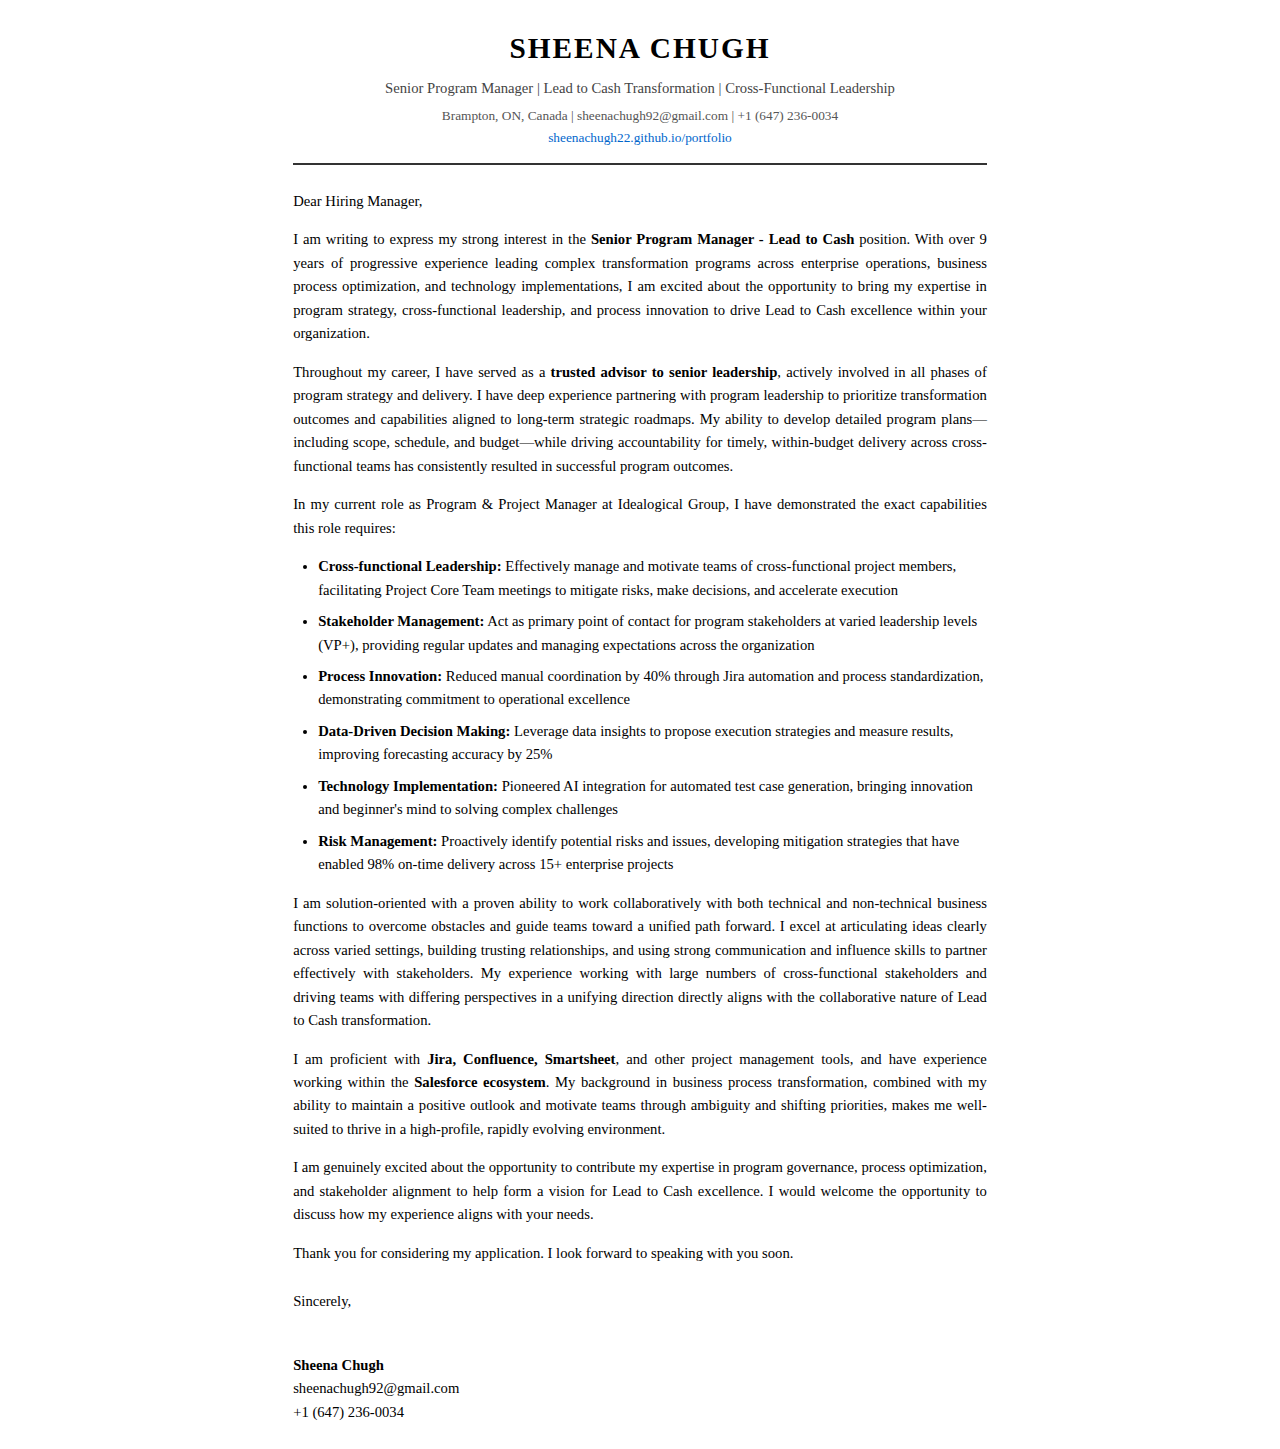
<file: Sheena_Chugh_Cover_Letter_Lead_to_Cash.html>
<!DOCTYPE html>
<html lang="en">
<head>
    <meta charset="UTF-8">
    <meta name="viewport" content="width=device-width, initial-scale=1.0">
    <title>Sheena Chugh - Cover Letter - Senior Program Manager</title>
    <style>
        @page {
            margin: 20mm 20mm;
            size: A4;
        }
        
        * {
            margin: 0;
            padding: 0;
            box-sizing: border-box;
        }
        
        body {
            font-family: Georgia, 'Times New Roman', serif;
            font-size: 11pt;
            line-height: 1.6;
            color: #000;
            background: #fff;
            max-width: 210mm;
            margin: 0 auto;
            padding: 25px 50px;
        }
        
        .header {
            text-align: center;
            border-bottom: 2px solid #333;
            padding-bottom: 15px;
            margin-bottom: 25px;
        }
        
        .name {
            font-size: 22pt;
            font-weight: bold;
            letter-spacing: 2px;
            margin-bottom: 5px;
        }
        
        .title {
            font-size: 11pt;
            color: #444;
            margin-bottom: 5px;
        }
        
        .contact {
            font-size: 10pt;
            color: #555;
        }
        
        .contact a {
            color: #0066cc;
            text-decoration: none;
        }
        
        .salutation {
            margin-bottom: 15px;
        }
        
        .body-paragraph {
            text-align: justify;
            margin-bottom: 15px;
        }
        
        .highlight-list {
            margin: 15px 0;
            padding-left: 25px;
        }
        
        .highlight-list li {
            margin-bottom: 8px;
        }
        
        .closing {
            margin-top: 25px;
            margin-bottom: 5px;
        }
        
        .signature {
            margin-top: 40px;
        }
        
        .signature-name {
            font-weight: bold;
        }
        
        @media print {
            body {
                padding: 0;
            }
        }
    </style>
</head>
<body>
    <div class="header">
        <div class="name">SHEENA CHUGH</div>
        <div class="title">Senior Program Manager | Lead to Cash Transformation | Cross-Functional Leadership</div>
        <div class="contact">Brampton, ON, Canada | sheenachugh92@gmail.com | +1 (647) 236-0034</div>
        <div class="contact"><a href="https://sheenachugh22.github.io/portfolio/">sheenachugh22.github.io/portfolio</a></div>
    </div>

    <div class="salutation">Dear Hiring Manager,</div>

    <p class="body-paragraph">
        I am writing to express my strong interest in the <strong>Senior Program Manager - Lead to Cash</strong> position. With over 9 years of progressive experience leading complex transformation programs across enterprise operations, business process optimization, and technology implementations, I am excited about the opportunity to bring my expertise in program strategy, cross-functional leadership, and process innovation to drive Lead to Cash excellence within your organization.
    </p>

    <p class="body-paragraph">
        Throughout my career, I have served as a <strong>trusted advisor to senior leadership</strong>, actively involved in all phases of program strategy and delivery. I have deep experience partnering with program leadership to prioritize transformation outcomes and capabilities aligned to long-term strategic roadmaps. My ability to develop detailed program plans—including scope, schedule, and budget—while driving accountability for timely, within-budget delivery across cross-functional teams has consistently resulted in successful program outcomes.
    </p>

    <p class="body-paragraph">
        In my current role as Program & Project Manager at Idealogical Group, I have demonstrated the exact capabilities this role requires:
    </p>

    <ul class="highlight-list">
        <li><strong>Cross-functional Leadership:</strong> Effectively manage and motivate teams of cross-functional project members, facilitating Project Core Team meetings to mitigate risks, make decisions, and accelerate execution</li>
        <li><strong>Stakeholder Management:</strong> Act as primary point of contact for program stakeholders at varied leadership levels (VP+), providing regular updates and managing expectations across the organization</li>
        <li><strong>Process Innovation:</strong> Reduced manual coordination by 40% through Jira automation and process standardization, demonstrating commitment to operational excellence</li>
        <li><strong>Data-Driven Decision Making:</strong> Leverage data insights to propose execution strategies and measure results, improving forecasting accuracy by 25%</li>
        <li><strong>Technology Implementation:</strong> Pioneered AI integration for automated test case generation, bringing innovation and beginner's mind to solving complex challenges</li>
        <li><strong>Risk Management:</strong> Proactively identify potential risks and issues, developing mitigation strategies that have enabled 98% on-time delivery across 15+ enterprise projects</li>
    </ul>

    <p class="body-paragraph">
        I am solution-oriented with a proven ability to work collaboratively with both technical and non-technical business functions to overcome obstacles and guide teams toward a unified path forward. I excel at articulating ideas clearly across varied settings, building trusting relationships, and using strong communication and influence skills to partner effectively with stakeholders. My experience working with large numbers of cross-functional stakeholders and driving teams with differing perspectives in a unifying direction directly aligns with the collaborative nature of Lead to Cash transformation.
    </p>

    <p class="body-paragraph">
        I am proficient with <strong>Jira, Confluence, Smartsheet</strong>, and other project management tools, and have experience working within the <strong>Salesforce ecosystem</strong>. My background in business process transformation, combined with my ability to maintain a positive outlook and motivate teams through ambiguity and shifting priorities, makes me well-suited to thrive in a high-profile, rapidly evolving environment.
    </p>

    <p class="body-paragraph">
        I am genuinely excited about the opportunity to contribute my expertise in program governance, process optimization, and stakeholder alignment to help form a vision for Lead to Cash excellence. I would welcome the opportunity to discuss how my experience aligns with your needs.
    </p>

    <p class="body-paragraph">
        Thank you for considering my application. I look forward to speaking with you soon.
    </p>

    <div class="closing">Sincerely,</div>

    <div class="signature">
        <div class="signature-name">Sheena Chugh</div>
        <div>sheenachugh92@gmail.com</div>
        <div>+1 (647) 236-0034</div>
    </div>
</body>
</html>
</file>
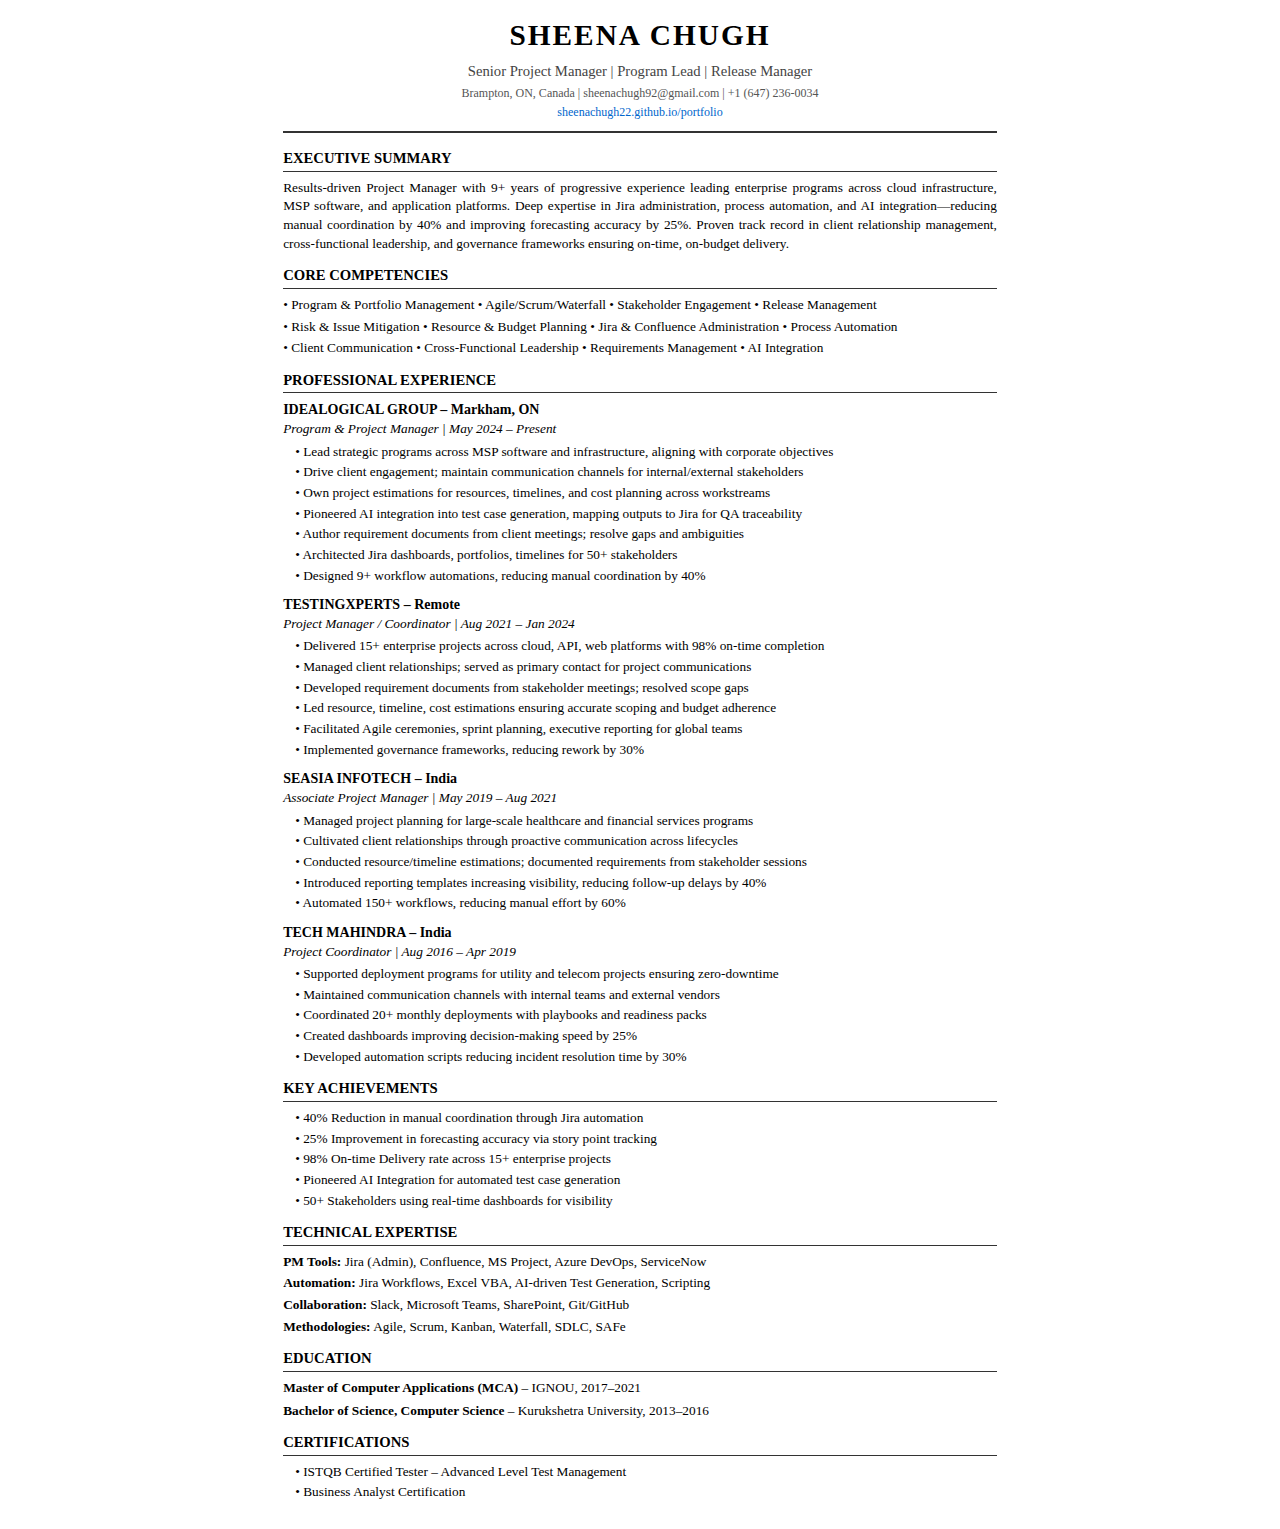
<file: Sheena_Chugh_Resume.html>
<!DOCTYPE html>
<html lang="en">
<head>
    <meta charset="UTF-8">
    <meta name="viewport" content="width=device-width, initial-scale=1.0">
    <title>Sheena Chugh - Resume</title>
    <style>
        @page {
            margin: 10mm 15mm;
            size: A4;
        }
        
        * {
            margin: 0;
            padding: 0;
            box-sizing: border-box;
        }
        
        body {
            font-family: Georgia, 'Times New Roman', serif;
            font-size: 10pt;
            line-height: 1.4;
            color: #000;
            background: #fff;
            max-width: 210mm;
            margin: 0 auto;
            padding: 15px 40px;
        }
        
        .header {
            text-align: center;
            border-bottom: 2px solid #333;
            padding-bottom: 10px;
            margin-bottom: 15px;
        }
        
        .name {
            font-size: 22pt;
            font-weight: bold;
            letter-spacing: 2px;
            margin-bottom: 5px;
        }
        
        .title {
            font-size: 11pt;
            color: #444;
            margin-bottom: 3px;
        }
        
        .contact {
            font-size: 9pt;
            color: #555;
        }
        
        .section {
            margin-bottom: 12px;
        }
        
        .section-title {
            font-size: 11pt;
            font-weight: bold;
            border-bottom: 1px solid #333;
            padding-bottom: 2px;
            margin-bottom: 7px;
        }
        
        .section-content {
            text-align: justify;
        }
        
        .competencies-row {
            margin-bottom: 3px;
        }
        
        .job {
            margin-bottom: 10px;
        }
        
        .job-company {
            font-weight: bold;
            font-size: 10.5pt;
        }
        
        .job-title {
            font-style: italic;
            margin-bottom: 4px;
            font-size: 10pt;
        }
        
        .job-item {
            padding-left: 12px;
            margin-bottom: 2px;
        }
        
        .achievement-item, .cert-item {
            padding-left: 12px;
            margin-bottom: 2px;
        }
        
        .tech-row {
            margin-bottom: 3px;
        }
        
        .edu-item {
            margin-bottom: 4px;
        }
        
        @media print {
            body {
                padding: 0;
            }
        }
    </style>
</head>
<body>
    <div class="header">
        <div class="name">SHEENA CHUGH</div>
        <div class="title">Senior Project Manager | Program Lead | Release Manager</div>
        <div class="contact">Brampton, ON, Canada | sheenachugh92@gmail.com | +1 (647) 236-0034</div>
        <div class="contact" style="margin-top:3px;"><a href="https://sheenachugh22.github.io/portfolio/" style="color:#0066cc;text-decoration:none;">sheenachugh22.github.io/portfolio</a></div>
    </div>

    <div class="section">
        <div class="section-title">EXECUTIVE SUMMARY</div>
        <div class="section-content">
            Results-driven Project Manager with 9+ years of progressive experience leading enterprise programs across cloud infrastructure, MSP software, and application platforms. Deep expertise in Jira administration, process automation, and AI integration—reducing manual coordination by 40% and improving forecasting accuracy by 25%. Proven track record in client relationship management, cross-functional leadership, and governance frameworks ensuring on-time, on-budget delivery.
        </div>
    </div>

    <div class="section">
        <div class="section-title">CORE COMPETENCIES</div>
        <div class="competencies-row">• Program & Portfolio Management • Agile/Scrum/Waterfall • Stakeholder Engagement • Release Management</div>
        <div class="competencies-row">• Risk & Issue Mitigation • Resource & Budget Planning • Jira & Confluence Administration • Process Automation</div>
        <div class="competencies-row">• Client Communication • Cross-Functional Leadership • Requirements Management • AI Integration</div>
    </div>

    <div class="section">
        <div class="section-title">PROFESSIONAL EXPERIENCE</div>
        
        <div class="job">
            <div class="job-company">IDEALOGICAL GROUP – Markham, ON</div>
            <div class="job-title">Program & Project Manager | May 2024 – Present</div>
            <div class="job-item">• Lead strategic programs across MSP software and infrastructure, aligning with corporate objectives</div>
            <div class="job-item">• Drive client engagement; maintain communication channels for internal/external stakeholders</div>
            <div class="job-item">• Own project estimations for resources, timelines, and cost planning across workstreams</div>
            <div class="job-item">• Pioneered AI integration into test case generation, mapping outputs to Jira for QA traceability</div>
            <div class="job-item">• Author requirement documents from client meetings; resolve gaps and ambiguities</div>
            <div class="job-item">• Architected Jira dashboards, portfolios, timelines for 50+ stakeholders</div>
            <div class="job-item">• Designed 9+ workflow automations, reducing manual coordination by 40%</div>
        </div>

        <div class="job">
            <div class="job-company">TESTINGXPERTS – Remote</div>
            <div class="job-title">Project Manager / Coordinator | Aug 2021 – Jan 2024</div>
            <div class="job-item">• Delivered 15+ enterprise projects across cloud, API, web platforms with 98% on-time completion</div>
            <div class="job-item">• Managed client relationships; served as primary contact for project communications</div>
            <div class="job-item">• Developed requirement documents from stakeholder meetings; resolved scope gaps</div>
            <div class="job-item">• Led resource, timeline, cost estimations ensuring accurate scoping and budget adherence</div>
            <div class="job-item">• Facilitated Agile ceremonies, sprint planning, executive reporting for global teams</div>
            <div class="job-item">• Implemented governance frameworks, reducing rework by 30%</div>
        </div>

        <div class="job">
            <div class="job-company">SEASIA INFOTECH – India</div>
            <div class="job-title">Associate Project Manager | May 2019 – Aug 2021</div>
            <div class="job-item">• Managed project planning for large-scale healthcare and financial services programs</div>
            <div class="job-item">• Cultivated client relationships through proactive communication across lifecycles</div>
            <div class="job-item">• Conducted resource/timeline estimations; documented requirements from stakeholder sessions</div>
            <div class="job-item">• Introduced reporting templates increasing visibility, reducing follow-up delays by 40%</div>
            <div class="job-item">• Automated 150+ workflows, reducing manual effort by 60%</div>
        </div>

        <div class="job">
            <div class="job-company">TECH MAHINDRA – India</div>
            <div class="job-title">Project Coordinator | Aug 2016 – Apr 2019</div>
            <div class="job-item">• Supported deployment programs for utility and telecom projects ensuring zero-downtime</div>
            <div class="job-item">• Maintained communication channels with internal teams and external vendors</div>
            <div class="job-item">• Coordinated 20+ monthly deployments with playbooks and readiness packs</div>
            <div class="job-item">• Created dashboards improving decision-making speed by 25%</div>
            <div class="job-item">• Developed automation scripts reducing incident resolution time by 30%</div>
        </div>
    </div>

    <div class="section">
        <div class="section-title">KEY ACHIEVEMENTS</div>
        <div class="achievement-item">• 40% Reduction in manual coordination through Jira automation</div>
        <div class="achievement-item">• 25% Improvement in forecasting accuracy via story point tracking</div>
        <div class="achievement-item">• 98% On-time Delivery rate across 15+ enterprise projects</div>
        <div class="achievement-item">• Pioneered AI Integration for automated test case generation</div>
        <div class="achievement-item">• 50+ Stakeholders using real-time dashboards for visibility</div>
    </div>

    <div class="section">
        <div class="section-title">TECHNICAL EXPERTISE</div>
        <div class="tech-row"><strong>PM Tools:</strong> Jira (Admin), Confluence, MS Project, Azure DevOps, ServiceNow</div>
        <div class="tech-row"><strong>Automation:</strong> Jira Workflows, Excel VBA, AI-driven Test Generation, Scripting</div>
        <div class="tech-row"><strong>Collaboration:</strong> Slack, Microsoft Teams, SharePoint, Git/GitHub</div>
        <div class="tech-row"><strong>Methodologies:</strong> Agile, Scrum, Kanban, Waterfall, SDLC, SAFe</div>
    </div>

    <div class="section">
        <div class="section-title">EDUCATION</div>
        <div class="edu-item"><strong>Master of Computer Applications (MCA)</strong> – IGNOU, 2017–2021</div>
        <div class="edu-item"><strong>Bachelor of Science, Computer Science</strong> – Kurukshetra University, 2013–2016</div>
    </div>

    <div class="section">
        <div class="section-title">CERTIFICATIONS</div>
        <div class="cert-item">• ISTQB Certified Tester – Advanced Level Test Management</div>
        <div class="cert-item">• Business Analyst Certification</div>
    </div>
</body>
</html>
</file>
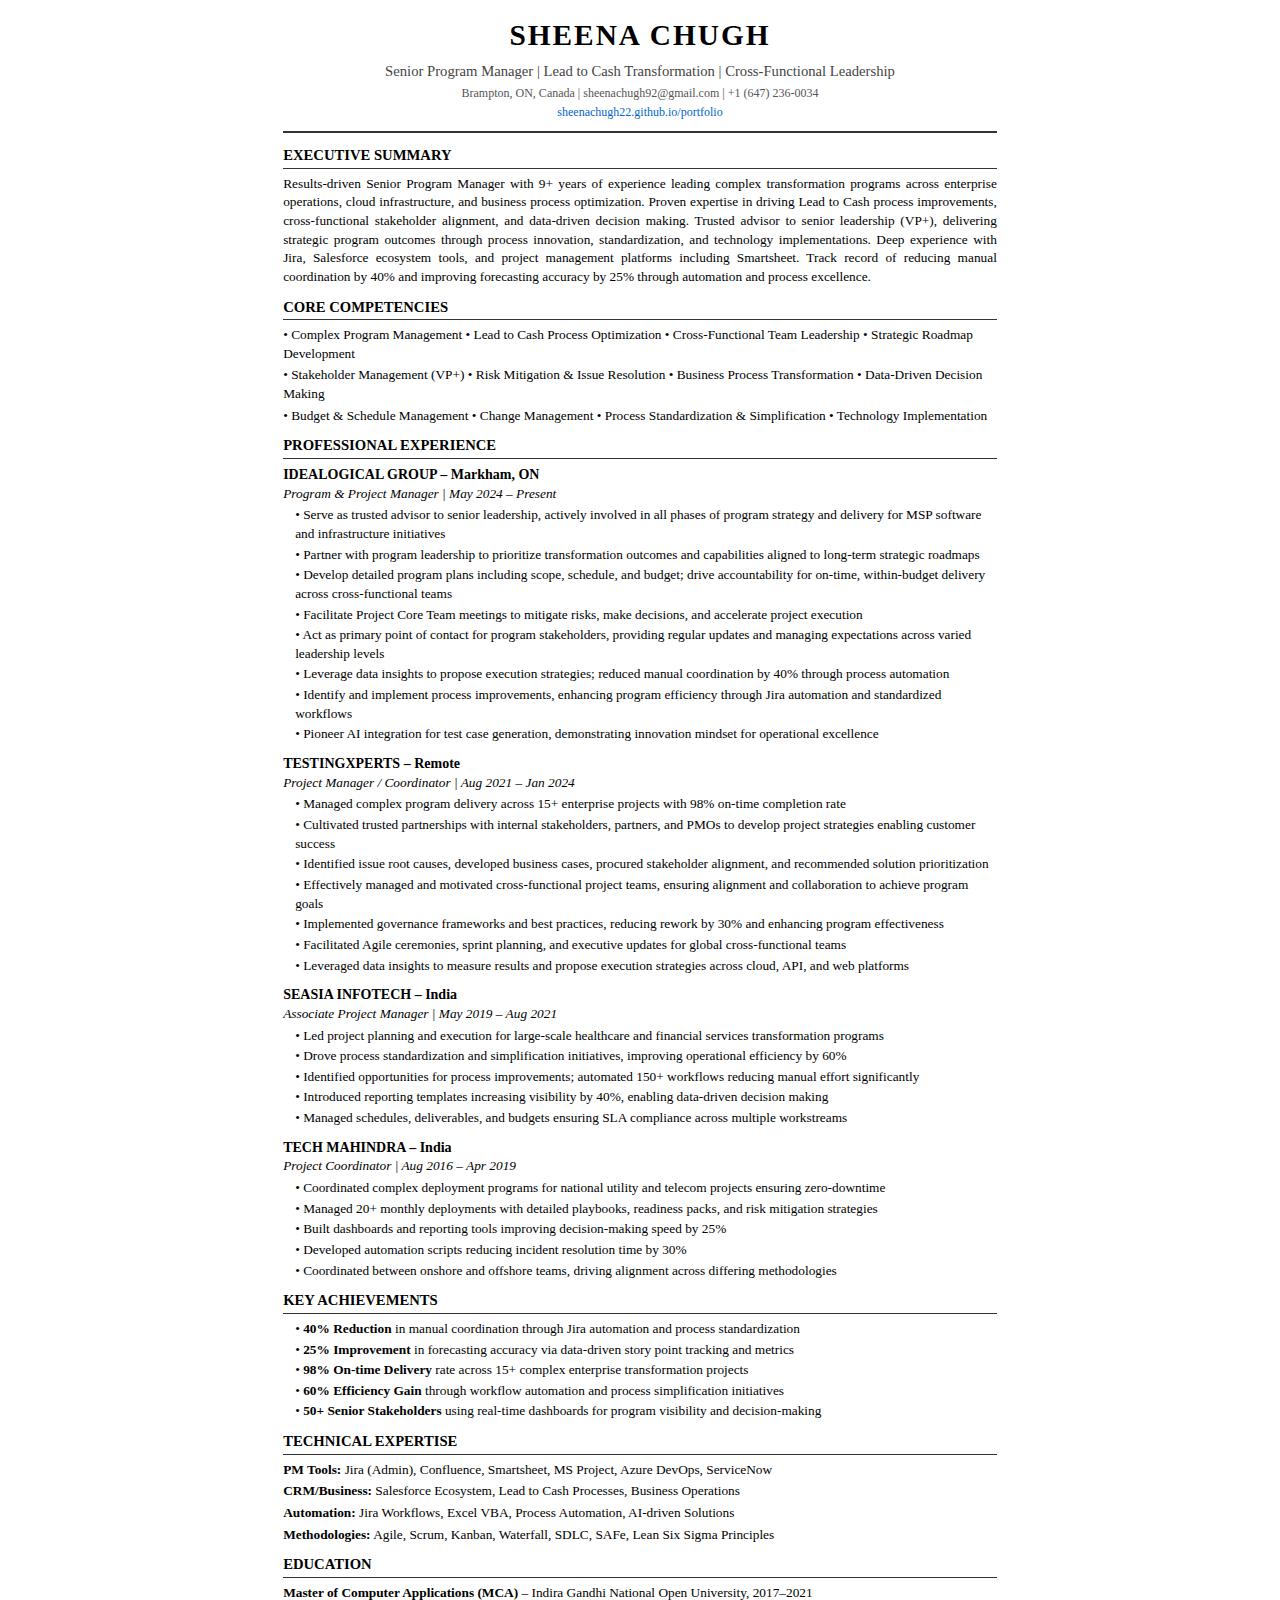
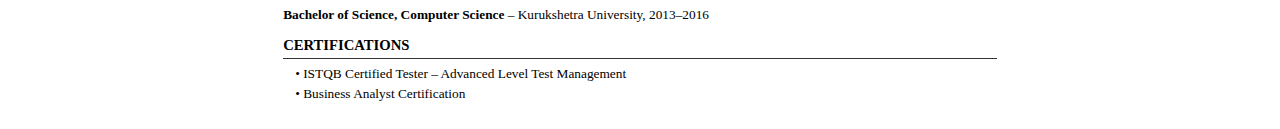
<file: Sheena_Chugh_Resume_Lead_to_Cash.html>
<!DOCTYPE html>
<html lang="en">
<head>
    <meta charset="UTF-8">
    <meta name="viewport" content="width=device-width, initial-scale=1.0">
    <title>Sheena Chugh - Senior Program Manager Resume</title>
    <style>
        @page {
            margin: 10mm 15mm;
            size: A4;
        }
        
        * {
            margin: 0;
            padding: 0;
            box-sizing: border-box;
        }
        
        body {
            font-family: Georgia, 'Times New Roman', serif;
            font-size: 10pt;
            line-height: 1.4;
            color: #000;
            background: #fff;
            max-width: 210mm;
            margin: 0 auto;
            padding: 15px 40px;
        }
        
        .header {
            text-align: center;
            border-bottom: 2px solid #333;
            padding-bottom: 10px;
            margin-bottom: 12px;
        }
        
        .name {
            font-size: 22pt;
            font-weight: bold;
            letter-spacing: 2px;
            margin-bottom: 5px;
        }
        
        .title {
            font-size: 11pt;
            color: #444;
            margin-bottom: 3px;
        }
        
        .contact {
            font-size: 9pt;
            color: #555;
        }
        
        .contact a {
            color: #0066cc;
            text-decoration: none;
        }
        
        .section {
            margin-bottom: 10px;
        }
        
        .section-title {
            font-size: 11pt;
            font-weight: bold;
            border-bottom: 1px solid #333;
            padding-bottom: 2px;
            margin-bottom: 6px;
        }
        
        .section-content {
            text-align: justify;
        }
        
        .competencies-row {
            margin-bottom: 3px;
        }
        
        .job {
            margin-bottom: 10px;
        }
        
        .job-company {
            font-weight: bold;
            font-size: 10.5pt;
        }
        
        .job-title {
            font-style: italic;
            margin-bottom: 3px;
            font-size: 10pt;
        }
        
        .job-item {
            padding-left: 12px;
            margin-bottom: 2px;
        }
        
        .achievement-item, .cert-item {
            padding-left: 12px;
            margin-bottom: 2px;
        }
        
        .tech-row {
            margin-bottom: 3px;
        }
        
        .edu-item {
            margin-bottom: 4px;
        }
        
        @media print {
            body {
                padding: 0;
            }
        }
    </style>
</head>
<body>
    <div class="header">
        <div class="name">SHEENA CHUGH</div>
        <div class="title">Senior Program Manager | Lead to Cash Transformation | Cross-Functional Leadership</div>
        <div class="contact">Brampton, ON, Canada | sheenachugh92@gmail.com | +1 (647) 236-0034</div>
        <div class="contact" style="margin-top:3px;"><a href="https://sheenachugh22.github.io/portfolio/">sheenachugh22.github.io/portfolio</a></div>
    </div>

    <div class="section">
        <div class="section-title">EXECUTIVE SUMMARY</div>
        <div class="section-content">
            Results-driven Senior Program Manager with 9+ years of experience leading complex transformation programs across enterprise operations, cloud infrastructure, and business process optimization. Proven expertise in driving Lead to Cash process improvements, cross-functional stakeholder alignment, and data-driven decision making. Trusted advisor to senior leadership (VP+), delivering strategic program outcomes through process innovation, standardization, and technology implementations. Deep experience with Jira, Salesforce ecosystem tools, and project management platforms including Smartsheet. Track record of reducing manual coordination by 40% and improving forecasting accuracy by 25% through automation and process excellence.
        </div>
    </div>

    <div class="section">
        <div class="section-title">CORE COMPETENCIES</div>
        <div class="competencies-row">• Complex Program Management • Lead to Cash Process Optimization • Cross-Functional Team Leadership • Strategic Roadmap Development</div>
        <div class="competencies-row">• Stakeholder Management (VP+) • Risk Mitigation & Issue Resolution • Business Process Transformation • Data-Driven Decision Making</div>
        <div class="competencies-row">• Budget & Schedule Management • Change Management • Process Standardization & Simplification • Technology Implementation</div>
    </div>

    <div class="section">
        <div class="section-title">PROFESSIONAL EXPERIENCE</div>
        
        <div class="job">
            <div class="job-company">IDEALOGICAL GROUP – Markham, ON</div>
            <div class="job-title">Program & Project Manager | May 2024 – Present</div>
            <div class="job-item">• Serve as trusted advisor to senior leadership, actively involved in all phases of program strategy and delivery for MSP software and infrastructure initiatives</div>
            <div class="job-item">• Partner with program leadership to prioritize transformation outcomes and capabilities aligned to long-term strategic roadmaps</div>
            <div class="job-item">• Develop detailed program plans including scope, schedule, and budget; drive accountability for on-time, within-budget delivery across cross-functional teams</div>
            <div class="job-item">• Facilitate Project Core Team meetings to mitigate risks, make decisions, and accelerate project execution</div>
            <div class="job-item">• Act as primary point of contact for program stakeholders, providing regular updates and managing expectations across varied leadership levels</div>
            <div class="job-item">• Leverage data insights to propose execution strategies; reduced manual coordination by 40% through process automation</div>
            <div class="job-item">• Identify and implement process improvements, enhancing program efficiency through Jira automation and standardized workflows</div>
            <div class="job-item">• Pioneer AI integration for test case generation, demonstrating innovation mindset for operational excellence</div>
        </div>

        <div class="job">
            <div class="job-company">TESTINGXPERTS – Remote</div>
            <div class="job-title">Project Manager / Coordinator | Aug 2021 – Jan 2024</div>
            <div class="job-item">• Managed complex program delivery across 15+ enterprise projects with 98% on-time completion rate</div>
            <div class="job-item">• Cultivated trusted partnerships with internal stakeholders, partners, and PMOs to develop project strategies enabling customer success</div>
            <div class="job-item">• Identified issue root causes, developed business cases, procured stakeholder alignment, and recommended solution prioritization</div>
            <div class="job-item">• Effectively managed and motivated cross-functional project teams, ensuring alignment and collaboration to achieve program goals</div>
            <div class="job-item">• Implemented governance frameworks and best practices, reducing rework by 30% and enhancing program effectiveness</div>
            <div class="job-item">• Facilitated Agile ceremonies, sprint planning, and executive updates for global cross-functional teams</div>
            <div class="job-item">• Leveraged data insights to measure results and propose execution strategies across cloud, API, and web platforms</div>
        </div>

        <div class="job">
            <div class="job-company">SEASIA INFOTECH – India</div>
            <div class="job-title">Associate Project Manager | May 2019 – Aug 2021</div>
            <div class="job-item">• Led project planning and execution for large-scale healthcare and financial services transformation programs</div>
            <div class="job-item">• Drove process standardization and simplification initiatives, improving operational efficiency by 60%</div>
            <div class="job-item">• Identified opportunities for process improvements; automated 150+ workflows reducing manual effort significantly</div>
            <div class="job-item">• Introduced reporting templates increasing visibility by 40%, enabling data-driven decision making</div>
            <div class="job-item">• Managed schedules, deliverables, and budgets ensuring SLA compliance across multiple workstreams</div>
        </div>

        <div class="job">
            <div class="job-company">TECH MAHINDRA – India</div>
            <div class="job-title">Project Coordinator | Aug 2016 – Apr 2019</div>
            <div class="job-item">• Coordinated complex deployment programs for national utility and telecom projects ensuring zero-downtime</div>
            <div class="job-item">• Managed 20+ monthly deployments with detailed playbooks, readiness packs, and risk mitigation strategies</div>
            <div class="job-item">• Built dashboards and reporting tools improving decision-making speed by 25%</div>
            <div class="job-item">• Developed automation scripts reducing incident resolution time by 30%</div>
            <div class="job-item">• Coordinated between onshore and offshore teams, driving alignment across differing methodologies</div>
        </div>
    </div>

    <div class="section">
        <div class="section-title">KEY ACHIEVEMENTS</div>
        <div class="achievement-item">• <strong>40% Reduction</strong> in manual coordination through Jira automation and process standardization</div>
        <div class="achievement-item">• <strong>25% Improvement</strong> in forecasting accuracy via data-driven story point tracking and metrics</div>
        <div class="achievement-item">• <strong>98% On-time Delivery</strong> rate across 15+ complex enterprise transformation projects</div>
        <div class="achievement-item">• <strong>60% Efficiency Gain</strong> through workflow automation and process simplification initiatives</div>
        <div class="achievement-item">• <strong>50+ Senior Stakeholders</strong> using real-time dashboards for program visibility and decision-making</div>
    </div>

    <div class="section">
        <div class="section-title">TECHNICAL EXPERTISE</div>
        <div class="tech-row"><strong>PM Tools:</strong> Jira (Admin), Confluence, Smartsheet, MS Project, Azure DevOps, ServiceNow</div>
        <div class="tech-row"><strong>CRM/Business:</strong> Salesforce Ecosystem, Lead to Cash Processes, Business Operations</div>
        <div class="tech-row"><strong>Automation:</strong> Jira Workflows, Excel VBA, Process Automation, AI-driven Solutions</div>
        <div class="tech-row"><strong>Methodologies:</strong> Agile, Scrum, Kanban, Waterfall, SDLC, SAFe, Lean Six Sigma Principles</div>
    </div>

    <div class="section">
        <div class="section-title">EDUCATION</div>
        <div class="edu-item"><strong>Master of Computer Applications (MCA)</strong> – Indira Gandhi National Open University, 2017–2021</div>
        <div class="edu-item"><strong>Bachelor of Science, Computer Science</strong> – Kurukshetra University, 2013–2016</div>
    </div>

    <div class="section">
        <div class="section-title">CERTIFICATIONS</div>
        <div class="cert-item">• ISTQB Certified Tester – Advanced Level Test Management</div>
        <div class="cert-item">• Business Analyst Certification</div>
    </div>
</body>
</html>
</file>
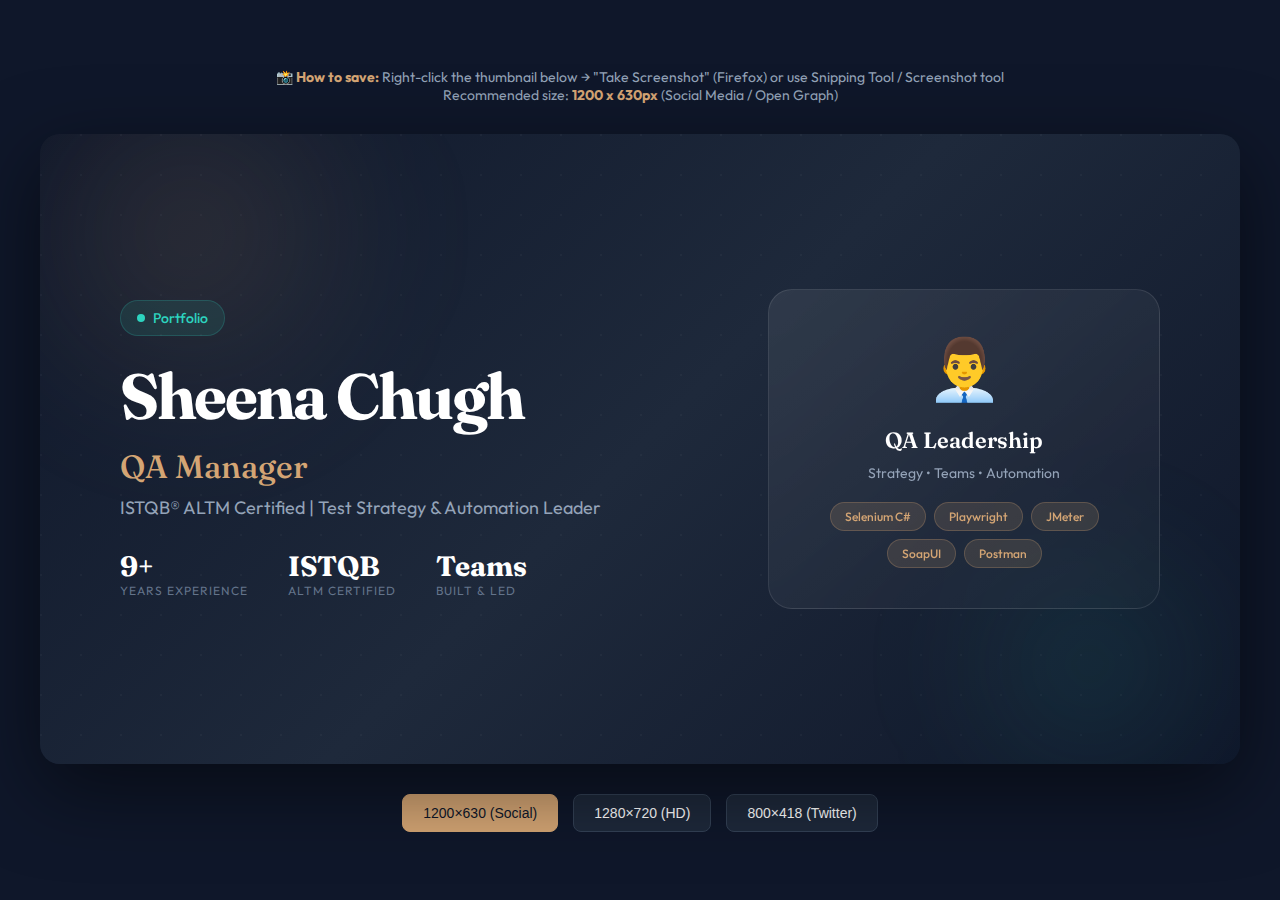
<file: thumbnail.html>
<!DOCTYPE html>
<html lang="en">
<head>
    <meta charset="UTF-8">
    <meta name="viewport" content="width=device-width, initial-scale=1.0">
    <title>Portfolio Thumbnail - Sheena Chugh</title>
    <link rel="preconnect" href="https://fonts.googleapis.com">
    <link rel="preconnect" href="https://fonts.gstatic.com" crossorigin>
    <link href="https://fonts.googleapis.com/css2?family=Outfit:wght@400;500;600;700&family=Fraunces:wght@500;600;700&display=swap" rel="stylesheet">
    <style>
        * {
            margin: 0;
            padding: 0;
            box-sizing: border-box;
        }
        
        body {
            font-family: 'Outfit', sans-serif;
            background: #0f172a;
            min-height: 100vh;
            display: flex;
            flex-direction: column;
            align-items: center;
            justify-content: center;
            padding: 40px;
        }
        
        .instructions {
            color: #94a3b8;
            text-align: center;
            margin-bottom: 30px;
            font-size: 14px;
        }
        
        .instructions strong {
            color: #d4a574;
        }
        
        /* Thumbnail Container - 1200x630 for social media */
        .thumbnail {
            width: 1200px;
            height: 630px;
            background: linear-gradient(135deg, #0f172a 0%, #1e293b 50%, #0f172a 100%);
            border-radius: 20px;
            overflow: hidden;
            position: relative;
            box-shadow: 0 25px 80px rgba(0, 0, 0, 0.5);
        }
        
        /* Background Pattern */
        .bg-pattern {
            position: absolute;
            inset: 0;
            background-image: 
                radial-gradient(circle at 1px 1px, rgba(255, 255, 255, 0.03) 1px, transparent 0);
            background-size: 40px 40px;
        }
        
        /* Gradient Orbs */
        .orb-1 {
            position: absolute;
            width: 500px;
            height: 500px;
            background: radial-gradient(circle, rgba(212, 165, 116, 0.15) 0%, transparent 60%);
            top: -150px;
            left: -100px;
            filter: blur(60px);
        }
        
        .orb-2 {
            position: absolute;
            width: 400px;
            height: 400px;
            background: radial-gradient(circle, rgba(45, 212, 191, 0.1) 0%, transparent 60%);
            bottom: -100px;
            right: -50px;
            filter: blur(50px);
        }
        
        /* Content */
        .content {
            position: relative;
            z-index: 1;
            height: 100%;
            display: flex;
            padding: 60px 80px;
            gap: 60px;
        }
        
        /* Left Side */
        .left {
            flex: 1.2;
            display: flex;
            flex-direction: column;
            justify-content: center;
        }
        
        .badge {
            display: inline-flex;
            align-items: center;
            gap: 8px;
            padding: 8px 16px;
            background: rgba(45, 212, 191, 0.1);
            border: 1px solid rgba(45, 212, 191, 0.2);
            border-radius: 50px;
            font-size: 14px;
            font-weight: 500;
            color: #2dd4bf;
            margin-bottom: 25px;
            width: fit-content;
        }
        
        .badge-dot {
            width: 8px;
            height: 8px;
            background: #2dd4bf;
            border-radius: 50%;
        }
        
        .name {
            font-family: 'Fraunces', serif;
            font-size: 64px;
            font-weight: 700;
            color: #fff;
            letter-spacing: -2px;
            line-height: 1.1;
            margin-bottom: 15px;
        }
        
        .title {
            font-family: 'Fraunces', serif;
            font-size: 32px;
            font-weight: 500;
            color: #d4a574;
            margin-bottom: 10px;
        }
        
        .subtitle {
            font-size: 18px;
            color: #94a3b8;
            margin-bottom: 30px;
        }
        
        .stats {
            display: flex;
            gap: 40px;
        }
        
        .stat {
            display: flex;
            flex-direction: column;
        }
        
        .stat-value {
            font-family: 'Fraunces', serif;
            font-size: 28px;
            font-weight: 700;
            color: #fff;
        }
        
        .stat-label {
            font-size: 12px;
            color: #64748b;
            text-transform: uppercase;
            letter-spacing: 1px;
        }
        
        /* Right Side */
        .right {
            flex: 0.8;
            display: flex;
            flex-direction: column;
            justify-content: center;
            align-items: center;
        }
        
        .card {
            background: linear-gradient(145deg, rgba(255, 255, 255, 0.08), rgba(255, 255, 255, 0.02));
            border: 1px solid rgba(255, 255, 255, 0.1);
            border-radius: 24px;
            padding: 40px;
            text-align: center;
            backdrop-filter: blur(10px);
        }
        
        .card-icon {
            font-size: 60px;
            margin-bottom: 20px;
        }
        
        .card-title {
            font-family: 'Fraunces', serif;
            font-size: 22px;
            font-weight: 600;
            color: #fff;
            margin-bottom: 10px;
        }
        
        .card-subtitle {
            font-size: 14px;
            color: #94a3b8;
            margin-bottom: 20px;
        }
        
        .tags {
            display: flex;
            flex-wrap: wrap;
            justify-content: center;
            gap: 8px;
        }
        
        .tag {
            padding: 6px 14px;
            background: rgba(212, 165, 116, 0.15);
            border: 1px solid rgba(212, 165, 116, 0.25);
            border-radius: 50px;
            font-size: 12px;
            font-weight: 500;
            color: #d4a574;
        }
        
        /* Size Options */
        .size-options {
            display: flex;
            gap: 15px;
            margin-top: 30px;
        }
        
        .size-btn {
            padding: 10px 20px;
            background: #1e293b;
            border: 1px solid #334155;
            color: #fff;
            font-size: 14px;
            border-radius: 8px;
            cursor: pointer;
            transition: all 0.2s;
        }
        
        .size-btn:hover {
            background: #334155;
            border-color: #d4a574;
        }
        
        .size-btn.active {
            background: #d4a574;
            color: #0f172a;
            border-color: #d4a574;
        }
    </style>
</head>
<body>
    <div class="instructions">
        <strong>📸 How to save:</strong> Right-click the thumbnail below → "Take Screenshot" (Firefox) or use Snipping Tool / Screenshot tool<br>
        Recommended size: <strong>1200 x 630px</strong> (Social Media / Open Graph)
    </div>
    
    <div class="thumbnail" id="thumbnail">
        <div class="bg-pattern"></div>
        <div class="orb-1"></div>
        <div class="orb-2"></div>
        
        <div class="content">
            <div class="left">
                <div class="badge">
                    <span class="badge-dot"></span>
                    Portfolio
                </div>
                <h1 class="name">Sheena Chugh</h1>
                <p class="title">QA Manager</p>
                <p class="subtitle">ISTQB® ALTM Certified | Test Strategy & Automation Leader</p>
                
                <div class="stats">
                    <div class="stat">
                        <span class="stat-value">9+</span>
                        <span class="stat-label">Years Experience</span>
                    </div>
                    <div class="stat">
                        <span class="stat-value">ISTQB</span>
                        <span class="stat-label">ALTM Certified</span>
                    </div>
                    <div class="stat">
                        <span class="stat-value">Teams</span>
                        <span class="stat-label">Built & Led</span>
                    </div>
                </div>
            </div>
            
            <div class="right">
                <div class="card">
                    <div class="card-icon">👨‍💼</div>
                    <h3 class="card-title">QA Leadership</h3>
                    <p class="card-subtitle">Strategy • Teams • Automation</p>
                    <div class="tags">
                        <span class="tag">Selenium C#</span>
                        <span class="tag">Playwright</span>
                        <span class="tag">JMeter</span>
                        <span class="tag">SoapUI</span>
                        <span class="tag">Postman</span>
                    </div>
                </div>
            </div>
        </div>
    </div>
    
    <div class="size-options">
        <button class="size-btn active" onclick="setSize(1200, 630)">1200×630 (Social)</button>
        <button class="size-btn" onclick="setSize(1280, 720)">1280×720 (HD)</button>
        <button class="size-btn" onclick="setSize(800, 418)">800×418 (Twitter)</button>
    </div>
    
    <script>
        function setSize(width, height) {
            const thumbnail = document.getElementById('thumbnail');
            thumbnail.style.width = width + 'px';
            thumbnail.style.height = height + 'px';
            
            // Update active button
            document.querySelectorAll('.size-btn').forEach(btn => btn.classList.remove('active'));
            event.target.classList.add('active');
        }
    </script>
</body>
</html>
</file>
<file: styles.css>
/* ===== CUSTOM PROPERTIES ===== */
:root {
    /* Primary palette - deep navy & warm copper */
    --navy-900: #0f172a;
    --navy-800: #1e293b;
    --navy-700: #334155;
    --navy-600: #475569;
    
    /* Accent colors */
    --copper-400: #d4a574;
    --copper-500: #c9956c;
    --copper-600: #b8845f;
    --teal-400: #2dd4bf;
    --teal-500: #14b8a6;
    
    /* Neutrals */
    --slate-50: #f8fafc;
    --slate-100: #f1f5f9;
    --slate-200: #e2e8f0;
    --slate-300: #cbd5e1;
    --slate-400: #94a3b8;
    --slate-500: #64748b;
    --slate-600: #475569;
    --slate-700: #334155;
    
    /* Functional */
    --white: #ffffff;
    --text-primary: #1e293b;
    --text-secondary: #475569;
    --text-muted: #64748b;
    
    /* Effects */
    --shadow-sm: 0 1px 2px rgba(0, 0, 0, 0.05);
    --shadow-md: 0 4px 6px -1px rgba(0, 0, 0, 0.1), 0 2px 4px -2px rgba(0, 0, 0, 0.1);
    --shadow-lg: 0 10px 15px -3px rgba(0, 0, 0, 0.1), 0 4px 6px -4px rgba(0, 0, 0, 0.1);
    --shadow-xl: 0 20px 25px -5px rgba(0, 0, 0, 0.1), 0 8px 10px -6px rgba(0, 0, 0, 0.1);
    --shadow-glow: 0 0 40px rgba(212, 165, 116, 0.15);
    
    /* Typography */
    --font-display: 'Fraunces', Georgia, serif;
    --font-body: 'Outfit', -apple-system, BlinkMacSystemFont, sans-serif;
    
    /* Spacing */
    --section-padding: clamp(4rem, 10vh, 7rem);
}

/* ===== RESET & BASE ===== */
*, *::before, *::after {
    margin: 0;
    padding: 0;
    box-sizing: border-box;
}

html {
    scroll-behavior: smooth;
    font-size: 16px;
}

body {
    font-family: var(--font-body);
    color: var(--text-primary);
    line-height: 1.6;
    background: var(--navy-900);
    overflow-x: hidden;
    -webkit-font-smoothing: antialiased;
}

body.menu-open {
    overflow: hidden;
}

img {
    max-width: 100%;
    height: auto;
    display: block;
}

a {
    text-decoration: none;
    color: inherit;
}

ul {
    list-style: none;
}

.container {
    width: 100%;
    max-width: 1200px;
    margin: 0 auto;
    padding: 0 clamp(1.25rem, 5vw, 2.5rem);
}

/* ===== BACKGROUND EFFECTS ===== */
.bg-gradient {
    position: fixed;
    inset: 0;
    background: 
        radial-gradient(ellipse 80% 50% at 20% -10%, rgba(212, 165, 116, 0.12) 0%, transparent 50%),
        radial-gradient(ellipse 60% 40% at 80% 10%, rgba(45, 212, 191, 0.08) 0%, transparent 50%),
        linear-gradient(180deg, var(--navy-900) 0%, var(--navy-800) 50%, var(--navy-900) 100%);
    z-index: -2;
}

.bg-pattern {
    position: fixed;
    inset: 0;
    background-image: 
        radial-gradient(circle at 1px 1px, rgba(255, 255, 255, 0.03) 1px, transparent 0);
    background-size: 40px 40px;
    z-index: -1;
}

/* ===== NAVIGATION ===== */
.navbar {
    position: fixed;
    top: 0;
    left: 0;
    right: 0;
    z-index: 1000;
    padding: 1rem 0;
    transition: all 0.3s ease;
}

.navbar.scrolled {
    background: rgba(15, 23, 42, 0.95);
    backdrop-filter: blur(20px);
    border-bottom: 1px solid rgba(255, 255, 255, 0.05);
}

.nav-container {
    max-width: 1200px;
    margin: 0 auto;
    padding: 0 clamp(1.25rem, 5vw, 2.5rem);
    display: flex;
    align-items: center;
    justify-content: space-between;
    gap: 2rem;
}

.logo {
    display: flex;
    align-items: center;
    gap: 0.75rem;
}

.logo-icon {
    width: 42px;
    height: 42px;
    background: linear-gradient(135deg, var(--copper-400), var(--copper-600));
    border-radius: 12px;
    display: flex;
    align-items: center;
    justify-content: center;
    font-family: var(--font-display);
    font-weight: 700;
    font-size: 1.25rem;
    color: var(--white);
}

.logo-text {
    font-family: var(--font-display);
    font-weight: 600;
    font-size: 1.35rem;
    color: var(--white);
    letter-spacing: -0.02em;
}

.nav-menu {
    display: flex;
    align-items: center;
    gap: 0.5rem;
}

.nav-link {
    padding: 0.6rem 1.1rem;
    font-size: 0.9rem;
    font-weight: 500;
    color: var(--slate-300);
    border-radius: 8px;
    transition: all 0.2s ease;
}

.nav-link:hover,
.nav-link.active {
    color: var(--white);
    background: rgba(255, 255, 255, 0.08);
}

.nav-actions {
    display: flex;
    align-items: center;
    gap: 1rem;
}

.nav-cta {
    padding: 0.65rem 1.4rem;
    background: linear-gradient(135deg, var(--copper-400), var(--copper-600));
    color: var(--navy-900);
    font-weight: 600;
    font-size: 0.875rem;
    border-radius: 8px;
    transition: all 0.2s ease;
}

.nav-cta:hover {
    transform: translateY(-2px);
    box-shadow: 0 4px 20px rgba(212, 165, 116, 0.35);
}

.menu-toggle {
    display: none;
    flex-direction: column;
    gap: 5px;
    padding: 8px;
    background: none;
    border: none;
    cursor: pointer;
}

.menu-toggle span {
    width: 24px;
    height: 2px;
    background: var(--white);
    border-radius: 2px;
    transition: all 0.3s ease;
}

/* ===== HERO SECTION ===== */
.hero {
    min-height: 100vh;
    display: flex;
    flex-direction: column;
    padding-top: 5rem;
}

.hero-container {
    flex: 1;
    display: grid;
    grid-template-columns: 1fr 1fr;
    gap: 4rem;
    align-items: center;
    max-width: 1200px;
    margin: 0 auto;
    padding: 0 clamp(1.25rem, 5vw, 2.5rem);
}

.hero-content {
    padding: 2rem 0;
}

.hero-badge {
    display: inline-flex;
    align-items: center;
    gap: 0.5rem;
    padding: 0.5rem 1rem;
    background: rgba(45, 212, 191, 0.1);
    border: 1px solid rgba(45, 212, 191, 0.2);
    border-radius: 50px;
    font-size: 0.8rem;
    font-weight: 500;
    color: var(--teal-400);
    margin-bottom: 1.5rem;
}

.badge-dot {
    width: 8px;
    height: 8px;
    background: var(--teal-400);
    border-radius: 50%;
    animation: pulse 2s infinite;
}

@keyframes pulse {
    0%, 100% { opacity: 1; transform: scale(1); }
    50% { opacity: 0.5; transform: scale(1.2); }
}

.hero-title {
    margin-bottom: 1rem;
}

.title-line {
    display: block;
    font-size: clamp(1rem, 2vw, 1.15rem);
    font-weight: 400;
    color: var(--slate-400);
    margin-bottom: 0.25rem;
}

.title-name {
    display: block;
    font-family: var(--font-display);
    font-size: clamp(2.5rem, 5vw, 3.75rem);
    font-weight: 700;
    color: var(--white);
    letter-spacing: -0.03em;
    line-height: 1.1;
}

.hero-tagline {
    font-family: var(--font-display);
    font-size: clamp(1.25rem, 2.5vw, 1.6rem);
    font-weight: 500;
    color: var(--copper-400);
    margin-bottom: 0.5rem;
}

.hero-subtitle {
    font-size: 1rem;
    color: var(--slate-400);
    margin-bottom: 1.25rem;
}

.hero-description {
    font-size: 1.05rem;
    color: var(--slate-300);
    line-height: 1.7;
    margin-bottom: 2rem;
    max-width: 540px;
}

.hero-description .highlight {
    color: var(--copper-400);
    font-weight: 500;
}

.hero-stats {
    display: flex;
    align-items: center;
    gap: 1.5rem;
    margin-bottom: 2.5rem;
    padding: 1.25rem 0;
    border-top: 1px solid rgba(255, 255, 255, 0.08);
    border-bottom: 1px solid rgba(255, 255, 255, 0.08);
}

.stat-item {
    display: flex;
    flex-direction: column;
}

.stat-number {
    font-family: var(--font-display);
    font-size: 1.5rem;
    font-weight: 700;
    color: var(--white);
}

.stat-label {
    font-size: 0.75rem;
    color: var(--slate-400);
    text-transform: uppercase;
    letter-spacing: 0.05em;
}

.stat-divider {
    width: 1px;
    height: 40px;
    background: rgba(255, 255, 255, 0.1);
}

.hero-actions {
    display: flex;
    gap: 1rem;
    flex-wrap: wrap;
}

/* Buttons */
.btn {
    display: inline-flex;
    align-items: center;
    gap: 0.5rem;
    padding: 0.9rem 1.75rem;
    font-size: 0.95rem;
    font-weight: 600;
    border-radius: 10px;
    transition: all 0.25s ease;
    cursor: pointer;
    border: none;
}

.btn-primary {
    background: linear-gradient(135deg, var(--copper-400), var(--copper-600));
    color: var(--navy-900);
}

.btn-primary:hover {
    transform: translateY(-3px);
    box-shadow: 0 8px 30px rgba(212, 165, 116, 0.4);
}

.btn-secondary {
    background: transparent;
    color: var(--white);
    border: 1.5px solid rgba(255, 255, 255, 0.2);
}

.btn-secondary:hover {
    background: rgba(255, 255, 255, 0.08);
    border-color: rgba(255, 255, 255, 0.3);
}

/* Hero Visual */
.hero-visual {
    display: flex;
    justify-content: center;
    align-items: center;
}

.visual-card {
    position: relative;
    width: 100%;
    max-width: 380px;
}

.card-glow {
    position: absolute;
    inset: -20px;
    background: radial-gradient(circle, rgba(212, 165, 116, 0.15) 0%, transparent 70%);
    filter: blur(40px);
    z-index: -1;
}

.card-content {
    background: linear-gradient(145deg, rgba(255, 255, 255, 0.08), rgba(255, 255, 255, 0.02));
    backdrop-filter: blur(20px);
    border: 1px solid rgba(255, 255, 255, 0.1);
    border-radius: 24px;
    padding: 2.5rem;
    text-align: center;
}

.profile-ring {
    width: 140px;
    height: 140px;
    margin: 0 auto 1.5rem;
    padding: 4px;
    background: linear-gradient(135deg, var(--copper-400), var(--teal-400));
    border-radius: 50%;
}

.profile-img {
    width: 100%;
    height: 100%;
    object-fit: cover;
    border-radius: 50%;
    border: 4px solid var(--navy-800);
}

.profile-placeholder {
    width: 100%;
    height: 100%;
    background: var(--navy-700);
    border-radius: 50%;
    border: 4px solid var(--navy-800);
    display: flex;
    align-items: center;
    justify-content: center;
    font-family: var(--font-display);
    font-size: 2.5rem;
    font-weight: 700;
    color: var(--copper-400);
}

.card-icon-large {
    font-size: 4.5rem;
    margin-bottom: 1.25rem;
    line-height: 1;
}

.card-info h3 {
    font-family: var(--font-display);
    font-size: 1.25rem;
    font-weight: 600;
    color: var(--white);
    margin-bottom: 0.5rem;
}

.card-info p {
    font-size: 0.9rem;
    color: var(--slate-400);
    margin-bottom: 1.25rem;
}

.card-badges {
    display: flex;
    justify-content: center;
    gap: 0.5rem;
    flex-wrap: wrap;
}

.mini-badge {
    padding: 0.35rem 0.85rem;
    background: rgba(212, 165, 116, 0.15);
    border: 1px solid rgba(212, 165, 116, 0.25);
    border-radius: 50px;
    font-size: 0.75rem;
    font-weight: 500;
    color: var(--copper-400);
}

/* Scroll Indicator */
.scroll-indicator {
    padding: 2rem 0;
    text-align: center;
    color: var(--slate-500);
    font-size: 0.8rem;
}

.scroll-arrow {
    width: 20px;
    height: 30px;
    margin: 0.75rem auto 0;
    border: 2px solid var(--slate-600);
    border-radius: 10px;
    position: relative;
}

.scroll-arrow::before {
    content: '';
    position: absolute;
    top: 6px;
    left: 50%;
    transform: translateX(-50%);
    width: 3px;
    height: 8px;
    background: var(--copper-400);
    border-radius: 3px;
    animation: scrollDown 1.5s infinite;
}

@keyframes scrollDown {
    0% { opacity: 1; transform: translateX(-50%) translateY(0); }
    100% { opacity: 0; transform: translateX(-50%) translateY(10px); }
}

/* ===== SECTION COMMON ===== */
.section-header {
    text-align: center;
    margin-bottom: 3.5rem;
}

.section-tag {
    display: inline-block;
    padding: 0.4rem 1rem;
    background: rgba(212, 165, 116, 0.1);
    border: 1px solid rgba(212, 165, 116, 0.2);
    border-radius: 50px;
    font-size: 0.8rem;
    font-weight: 600;
    color: var(--copper-400);
    text-transform: uppercase;
    letter-spacing: 0.1em;
    margin-bottom: 1rem;
}

.section-title {
    font-family: var(--font-display);
    font-size: clamp(1.75rem, 4vw, 2.5rem);
    font-weight: 700;
    color: var(--white);
    letter-spacing: -0.02em;
}

/* ===== ABOUT SECTION ===== */
.about {
    padding: var(--section-padding) 0;
    background: linear-gradient(180deg, transparent 0%, rgba(30, 41, 59, 0.5) 50%, transparent 100%);
}

.about-grid {
    display: grid;
    grid-template-columns: 1.2fr 1fr;
    gap: 4rem;
    align-items: start;
}

.about-content {
    color: var(--slate-300);
}

.about-lead {
    font-size: 1.15rem;
    line-height: 1.8;
    margin-bottom: 1.25rem;
}

.about-content p {
    margin-bottom: 1rem;
    line-height: 1.75;
}

.about-content strong {
    color: var(--copper-400);
}

.about-highlight {
    margin-top: 1.5rem;
    padding: 1.25rem;
    background: rgba(212, 165, 116, 0.08);
    border-left: 3px solid var(--copper-400);
    border-radius: 0 12px 12px 0;
    font-style: normal;
}

.about-highlight em {
    color: var(--copper-400);
    font-style: normal;
    font-weight: 500;
}

.about-cards {
    display: grid;
    grid-template-columns: repeat(2, 1fr);
    gap: 1rem;
}

.value-card {
    padding: 1.5rem;
    background: rgba(255, 255, 255, 0.03);
    border: 1px solid rgba(255, 255, 255, 0.06);
    border-radius: 16px;
    transition: all 0.3s ease;
}

.value-card:hover {
    background: rgba(255, 255, 255, 0.06);
    transform: translateY(-4px);
}

.value-icon {
    font-size: 1.75rem;
    margin-bottom: 0.75rem;
}

.value-card h4 {
    font-family: var(--font-display);
    font-size: 1rem;
    font-weight: 600;
    color: var(--white);
    margin-bottom: 0.5rem;
}

.value-card p {
    font-size: 0.85rem;
    color: var(--slate-400);
    line-height: 1.5;
}

/* ===== EXPERIENCE SECTION ===== */
.experience {
    padding: var(--section-padding) 0;
}

.timeline {
    max-width: 900px;
    margin: 0 auto;
}

.timeline-item {
    display: flex;
    gap: 2rem;
    padding-bottom: 3rem;
}

.timeline-item:last-child {
    padding-bottom: 0;
}

.timeline-marker {
    display: flex;
    flex-direction: column;
    align-items: center;
    flex-shrink: 0;
}

.marker-dot {
    width: 16px;
    height: 16px;
    background: var(--navy-700);
    border: 3px solid var(--slate-500);
    border-radius: 50%;
    position: relative;
    z-index: 1;
}

.timeline-item.current .marker-dot {
    border-color: var(--copper-400);
    background: var(--copper-400);
    box-shadow: 0 0 0 4px rgba(212, 165, 116, 0.2);
}

.marker-line {
    width: 2px;
    flex: 1;
    background: linear-gradient(180deg, var(--slate-600) 0%, transparent 100%);
    margin-top: 0.5rem;
}

.timeline-content {
    flex: 1;
    background: rgba(255, 255, 255, 0.03);
    border: 1px solid rgba(255, 255, 255, 0.06);
    border-radius: 16px;
    padding: 1.75rem;
    transition: all 0.3s ease;
}

.timeline-item.current .timeline-content {
    border-color: rgba(212, 165, 116, 0.2);
    background: rgba(212, 165, 116, 0.05);
}

.timeline-content:hover {
    transform: translateX(8px);
}

.timeline-header {
    display: flex;
    justify-content: space-between;
    align-items: flex-start;
    gap: 1rem;
    margin-bottom: 1rem;
    flex-wrap: wrap;
}

.timeline-badge {
    display: inline-block;
    padding: 0.25rem 0.75rem;
    background: linear-gradient(135deg, var(--copper-400), var(--copper-600));
    color: var(--navy-900);
    font-size: 0.7rem;
    font-weight: 700;
    text-transform: uppercase;
    letter-spacing: 0.05em;
    border-radius: 4px;
    margin-bottom: 0.5rem;
}

.timeline-title {
    font-family: var(--font-display);
    font-size: 1.25rem;
    font-weight: 600;
    color: var(--white);
}

.timeline-company {
    font-size: 1rem;
    color: var(--copper-400);
    font-weight: 500;
}

.timeline-meta {
    display: flex;
    flex-direction: column;
    align-items: flex-end;
    gap: 0.25rem;
    font-size: 0.85rem;
    color: var(--slate-400);
}

.timeline-description {
    color: var(--slate-300);
    line-height: 1.7;
    margin-bottom: 1rem;
}

.timeline-highlights {
    margin-bottom: 1.25rem;
}

.timeline-highlights li {
    position: relative;
    padding-left: 1.25rem;
    margin-bottom: 0.5rem;
    font-size: 0.9rem;
    color: var(--slate-400);
    line-height: 1.5;
}

.timeline-highlights li::before {
    content: '▸';
    position: absolute;
    left: 0;
    color: var(--teal-400);
}

.timeline-tags {
    display: flex;
    flex-wrap: wrap;
    gap: 0.5rem;
}

.timeline-tags span {
    padding: 0.3rem 0.75rem;
    background: rgba(45, 212, 191, 0.1);
    border: 1px solid rgba(45, 212, 191, 0.15);
    border-radius: 50px;
    font-size: 0.75rem;
    font-weight: 500;
    color: var(--teal-400);
}

/* ===== PROJECTS SECTION ===== */
.projects {
    padding: var(--section-padding) 0;
}

.projects-grid {
    display: grid;
    grid-template-columns: repeat(2, 1fr);
    gap: 1.5rem;
}

.project-card {
    background: rgba(255, 255, 255, 0.03);
    border: 1px solid rgba(255, 255, 255, 0.06);
    border-radius: 20px;
    padding: 2rem;
    transition: all 0.3s ease;
}

.project-card:hover {
    transform: translateY(-6px);
    border-color: rgba(212, 165, 116, 0.25);
    box-shadow: 0 20px 40px rgba(0, 0, 0, 0.2);
}

.project-card.featured {
    grid-column: span 2;
    background: linear-gradient(145deg, rgba(212, 165, 116, 0.08), rgba(212, 165, 116, 0.02));
    border-color: rgba(212, 165, 116, 0.2);
}

.project-header {
    display: flex;
    align-items: center;
    gap: 1rem;
    margin-bottom: 1rem;
}

.project-icon {
    font-size: 2.5rem;
    line-height: 1;
}

.project-domain {
    padding: 0.35rem 1rem;
    background: rgba(45, 212, 191, 0.15);
    border: 1px solid rgba(45, 212, 191, 0.25);
    border-radius: 50px;
    font-size: 0.8rem;
    font-weight: 600;
    color: var(--teal-400);
    text-transform: uppercase;
    letter-spacing: 0.05em;
}

.project-title {
    font-family: var(--font-display);
    font-size: 1.35rem;
    font-weight: 600;
    color: var(--white);
    margin-bottom: 0.5rem;
}

.project-client {
    font-size: 0.9rem;
    color: var(--copper-400);
    margin-bottom: 1rem;
}

.project-description {
    color: var(--slate-300);
    line-height: 1.7;
    margin-bottom: 1.5rem;
}

.project-details {
    margin-bottom: 1.5rem;
}

.project-details h4 {
    font-family: var(--font-display);
    font-size: 0.95rem;
    font-weight: 600;
    color: var(--copper-400);
    margin: 1.25rem 0 0.75rem;
    padding-bottom: 0.5rem;
    border-bottom: 1px solid rgba(255, 255, 255, 0.08);
}

.project-details h4:first-child {
    margin-top: 0;
}

.project-details ul {
    padding-left: 0;
}

.project-details li {
    position: relative;
    padding-left: 1.25rem;
    margin-bottom: 0.6rem;
    font-size: 0.9rem;
    color: var(--slate-400);
    line-height: 1.55;
}

.project-details li::before {
    content: '▸';
    position: absolute;
    left: 0;
    color: var(--teal-400);
}

.project-details li strong {
    color: var(--slate-200);
}

.project-tags {
    display: flex;
    flex-wrap: wrap;
    gap: 0.5rem;
}

.project-tags span {
    padding: 0.35rem 0.85rem;
    background: rgba(255, 255, 255, 0.06);
    border: 1px solid rgba(255, 255, 255, 0.1);
    border-radius: 50px;
    font-size: 0.75rem;
    font-weight: 500;
    color: var(--slate-300);
    transition: all 0.2s ease;
}

.project-tags span:hover {
    background: rgba(212, 165, 116, 0.15);
    border-color: rgba(212, 165, 116, 0.25);
    color: var(--copper-400);
}

/* Client Tag in Timeline */
.client-tag {
    color: var(--teal-400);
    font-weight: 400;
    font-size: 0.9rem;
}

/* Domain Badge */
.domain-badge {
    display: inline-flex;
    align-items: center;
    gap: 0.5rem;
    padding: 0.4rem 1rem;
    background: rgba(45, 212, 191, 0.1);
    border: 1px solid rgba(45, 212, 191, 0.2);
    border-radius: 50px;
    font-size: 0.8rem;
    font-weight: 500;
    color: var(--teal-400);
    margin-bottom: 1rem;
}

.domain-icon {
    font-size: 1rem;
}

/* ===== SKILLS SECTION ===== */
.skills {
    padding: var(--section-padding) 0;
    background: linear-gradient(180deg, transparent 0%, rgba(30, 41, 59, 0.5) 50%, transparent 100%);
}

.skills-grid {
    display: grid;
    grid-template-columns: repeat(3, 1fr);
    gap: 1.5rem;
    margin-bottom: 3rem;
}

.skill-category {
    padding: 1.75rem;
    background: rgba(255, 255, 255, 0.03);
    border: 1px solid rgba(255, 255, 255, 0.06);
    border-radius: 16px;
}

.skill-category h3 {
    display: flex;
    align-items: center;
    gap: 0.75rem;
    font-family: var(--font-display);
    font-size: 1.1rem;
    font-weight: 600;
    color: var(--white);
    margin-bottom: 1rem;
}

.cat-icon {
    font-size: 1.25rem;
}

.skill-tags {
    display: flex;
    flex-wrap: wrap;
    gap: 0.5rem;
}

.skill-tags span {
    padding: 0.4rem 0.9rem;
    background: rgba(255, 255, 255, 0.05);
    border: 1px solid rgba(255, 255, 255, 0.08);
    border-radius: 8px;
    font-size: 0.8rem;
    color: var(--slate-300);
    transition: all 0.2s ease;
}

.skill-tags span:hover {
    background: rgba(212, 165, 116, 0.15);
    border-color: rgba(212, 165, 116, 0.25);
    color: var(--copper-400);
}

.certifications,
.education {
    margin-top: 2.5rem;
}

.certifications h3,
.education h3 {
    font-family: var(--font-display);
    font-size: 1.25rem;
    font-weight: 600;
    color: var(--white);
    text-align: center;
    margin-bottom: 1.5rem;
}

.cert-grid {
    display: grid;
    grid-template-columns: repeat(4, 1fr);
    gap: 1rem;
}

.cert-card {
    display: flex;
    align-items: center;
    gap: 1rem;
    padding: 1.25rem;
    background: rgba(255, 255, 255, 0.03);
    border: 1px solid rgba(255, 255, 255, 0.06);
    border-radius: 12px;
    transition: all 0.3s ease;
}

.cert-card:hover {
    transform: translateY(-4px);
    border-color: rgba(212, 165, 116, 0.2);
}

.cert-icon {
    font-size: 2rem;
}

.cert-info h4 {
    font-size: 0.9rem;
    font-weight: 600;
    color: var(--white);
    margin-bottom: 0.15rem;
}

.cert-info p {
    font-size: 0.8rem;
    color: var(--slate-400);
}

.edu-grid {
    display: grid;
    grid-template-columns: repeat(2, 1fr);
    gap: 1rem;
}

.edu-card {
    padding: 1.5rem;
    background: linear-gradient(135deg, rgba(212, 165, 116, 0.08), rgba(212, 165, 116, 0.02));
    border: 1px solid rgba(212, 165, 116, 0.15);
    border-radius: 12px;
    text-align: center;
}

.edu-degree {
    font-family: var(--font-display);
    font-size: 1rem;
    font-weight: 600;
    color: var(--white);
    margin-bottom: 0.35rem;
}

.edu-school {
    font-size: 0.9rem;
    color: var(--slate-300);
    margin-bottom: 0.25rem;
}

.edu-year {
    font-size: 0.8rem;
    color: var(--slate-500);
}

/* ===== CONTACT SECTION ===== */
.contact {
    padding: var(--section-padding) 0;
}

.contact-wrapper {
    display: grid;
    grid-template-columns: 1.2fr 1fr;
    gap: 4rem;
    align-items: center;
}

.contact-title {
    font-family: var(--font-display);
    font-size: clamp(1.75rem, 4vw, 2.5rem);
    font-weight: 700;
    color: var(--white);
    margin: 1rem 0;
}

.contact-description {
    font-size: 1.05rem;
    color: var(--slate-300);
    line-height: 1.7;
    margin-bottom: 2rem;
}

.contact-details {
    display: flex;
    flex-direction: column;
    gap: 1rem;
    margin-bottom: 2rem;
}

.contact-item {
    display: flex;
    align-items: center;
    gap: 1rem;
    padding: 1rem 1.25rem;
    background: rgba(255, 255, 255, 0.03);
    border: 1px solid rgba(255, 255, 255, 0.06);
    border-radius: 12px;
    transition: all 0.3s ease;
}

.contact-item:hover {
    background: rgba(255, 255, 255, 0.06);
    transform: translateX(8px);
}

.contact-icon {
    font-size: 1.5rem;
}

.contact-label {
    display: block;
    font-size: 0.75rem;
    color: var(--slate-500);
    text-transform: uppercase;
    letter-spacing: 0.05em;
}

.contact-value {
    font-size: 0.95rem;
    color: var(--white);
    font-weight: 500;
}

.contact-actions {
    display: flex;
    gap: 1rem;
    flex-wrap: wrap;
}

.contact-visual {
    display: flex;
    justify-content: center;
}

.quote-card {
    max-width: 400px;
    padding: 2.5rem;
    background: linear-gradient(145deg, rgba(255, 255, 255, 0.06), rgba(255, 255, 255, 0.02));
    border: 1px solid rgba(255, 255, 255, 0.08);
    border-radius: 20px;
    position: relative;
}

.quote-mark {
    font-family: var(--font-display);
    font-size: 5rem;
    color: var(--copper-400);
    opacity: 0.3;
    line-height: 1;
    position: absolute;
    top: 10px;
    left: 20px;
}

.quote-text {
    font-family: var(--font-display);
    font-size: 1.15rem;
    font-weight: 500;
    color: var(--white);
    line-height: 1.7;
    font-style: italic;
    margin-bottom: 1.5rem;
    position: relative;
    z-index: 1;
}

.quote-author {
    font-size: 0.9rem;
    color: var(--copper-400);
    font-weight: 500;
}

/* ===== FOOTER ===== */
.footer {
    padding: 2rem 0;
    border-top: 1px solid rgba(255, 255, 255, 0.05);
}

.footer-content {
    display: flex;
    justify-content: space-between;
    align-items: center;
    flex-wrap: wrap;
    gap: 1rem;
}

.footer-content > p:first-child {
    flex: 1 1 100%;
}

.footer-tagline {
    margin-top: 0;
    font-size: 0.8rem !important;
    opacity: 0.9;
    flex: 1 1 100%;
}

.footer p {
    font-size: 0.85rem;
    color: var(--slate-500);
}

.footer-links {
    display: flex;
    gap: 1.5rem;
}

.footer-links a {
    font-size: 0.85rem;
    color: var(--slate-400);
    transition: color 0.2s ease;
}

.footer-links a:hover {
    color: var(--copper-400);
}

/* ===== RESPONSIVE ===== */
@media (max-width: 1024px) {
    .hero-container {
        grid-template-columns: 1fr;
        text-align: center;
        gap: 3rem;
    }
    
    .hero-content {
        order: 1;
    }
    
    .hero-visual {
        order: 0;
    }
    
    .hero-description {
        max-width: 100%;
    }
    
    .hero-stats {
        justify-content: center;
    }
    
    .hero-actions {
        justify-content: center;
    }
    
    .about-grid {
        grid-template-columns: 1fr;
    }
    
    .projects-grid {
        grid-template-columns: 1fr;
    }
    
    .project-card.featured {
        grid-column: span 1;
    }
    
    .contact-wrapper {
        grid-template-columns: 1fr;
    }
    
    .contact-wrapper > * {
        text-align: center;
    }
    
    .contact-visual {
        order: -1;
    }
    
    .skills-grid {
        grid-template-columns: repeat(2, 1fr);
    }
    
    .cert-grid {
        grid-template-columns: repeat(2, 1fr);
    }
}

@media (max-width: 768px) {
    .nav-menu {
        position: fixed;
        top: 0;
        right: -100%;
        width: 80%;
        max-width: 320px;
        height: 100vh;
        background: var(--navy-800);
        flex-direction: column;
        padding: 6rem 2rem 2rem;
        transition: right 0.3s ease;
        z-index: 999;
    }
    
    .nav-menu.active {
        right: 0;
    }
    
    .nav-link {
        padding: 1rem;
        font-size: 1.1rem;
    }
    
    .nav-cta {
        display: none;
    }
    
    .menu-toggle {
        display: flex;
        z-index: 1001;
    }
    
    .menu-toggle.active span:nth-child(1) {
        transform: rotate(45deg) translate(5px, 5px);
    }
    
    .menu-toggle.active span:nth-child(2) {
        opacity: 0;
    }
    
    .menu-toggle.active span:nth-child(3) {
        transform: rotate(-45deg) translate(5px, -5px);
    }
    
    .about-cards {
        grid-template-columns: 1fr;
    }
    
    .timeline-item {
        gap: 1rem;
    }
    
    .timeline-header {
        flex-direction: column;
        align-items: flex-start;
    }
    
    .timeline-meta {
        align-items: flex-start;
    }
    
    .skills-grid {
        grid-template-columns: 1fr;
    }
    
    .cert-grid {
        grid-template-columns: 1fr;
    }
    
    .edu-grid {
        grid-template-columns: 1fr;
    }
    
    .project-card {
        padding: 1.5rem;
    }
    
    .project-title {
        font-size: 1.15rem;
    }
    
    .footer-content {
        flex-direction: column;
        text-align: center;
    }
}

@media (max-width: 480px) {
    .hero-stats {
        flex-direction: column;
        gap: 1rem;
    }
    
    .stat-divider {
        width: 60px;
        height: 1px;
    }
    
    .hero-actions {
        flex-direction: column;
        width: 100%;
    }
    
    .btn {
        width: 100%;
        justify-content: center;
    }
    
    .contact-actions {
        flex-direction: column;
    }
}

/* ===== ANIMATIONS ===== */
@media (prefers-reduced-motion: no-preference) {
    .hero-content,
    .hero-visual,
    .section-header,
    .about-content,
    .about-cards,
    .timeline-item,
    .project-card,
    .skill-category,
    .contact-wrapper > * {
        opacity: 0;
        transform: translateY(30px);
        transition: opacity 0.6s ease, transform 0.6s ease;
    }
    
    .hero-content.animate,
    .hero-visual.animate,
    .section-header.animate,
    .about-content.animate,
    .about-cards.animate,
    .timeline-item.animate,
    .project-card.animate,
    .skill-category.animate,
    .contact-wrapper > *.animate {
        opacity: 1;
        transform: translateY(0);
    }
}
</file>
